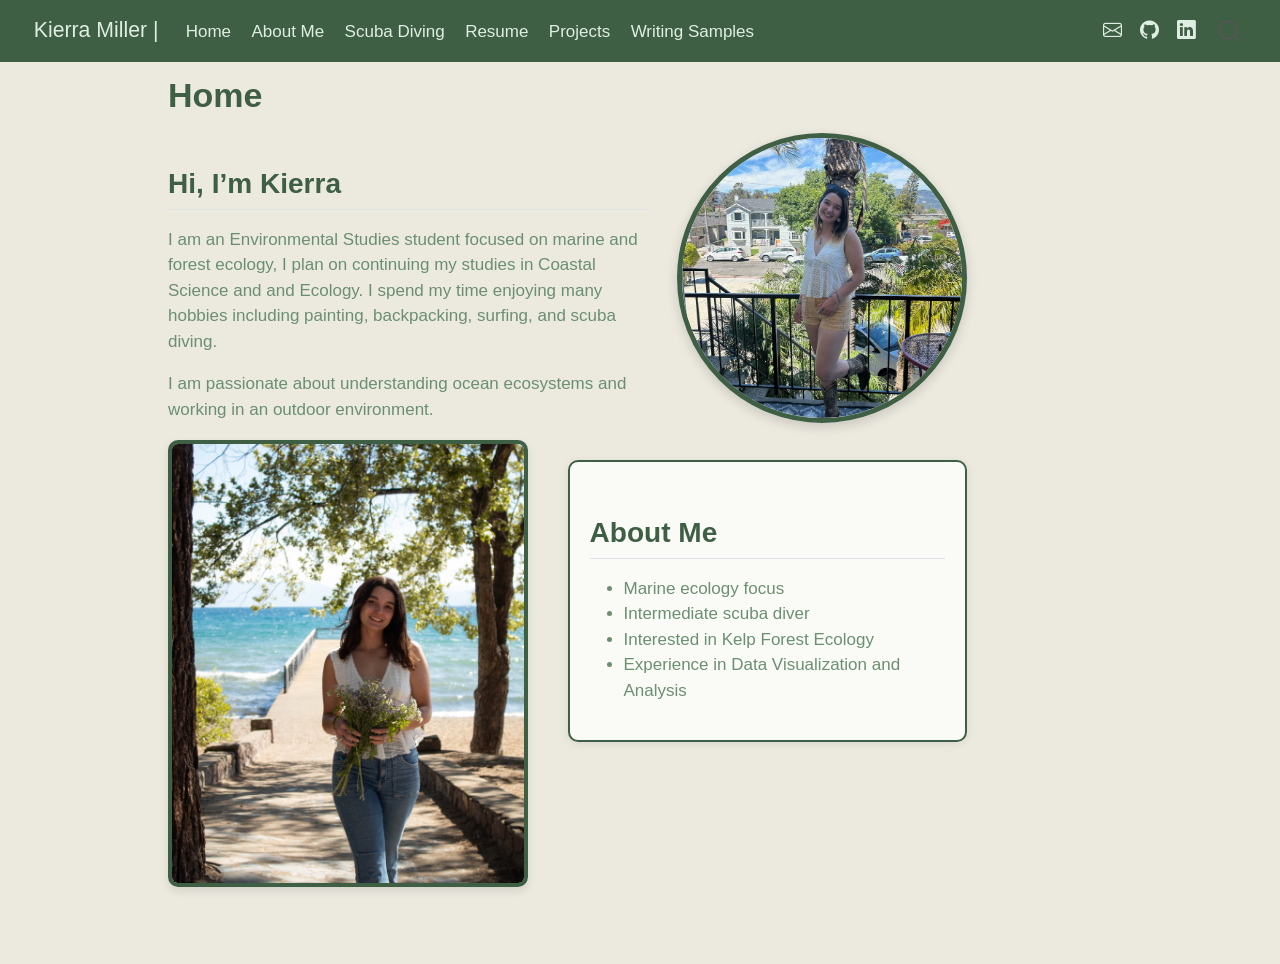
<file: docs/index.html>
<!DOCTYPE html>
<html xmlns="http://www.w3.org/1999/xhtml" lang="en" xml:lang="en"><head>

<meta charset="utf-8">
<meta name="generator" content="quarto-1.8.25">

<meta name="viewport" content="width=device-width, initial-scale=1.0, user-scalable=yes">


<title>Home – Kierra Miller |</title>
<style>
code{white-space: pre-wrap;}
span.smallcaps{font-variant: small-caps;}
div.columns{display: flex; gap: min(4vw, 1.5em);}
div.column{flex: auto; overflow-x: auto;}
div.hanging-indent{margin-left: 1.5em; text-indent: -1.5em;}
ul.task-list{list-style: none;}
ul.task-list li input[type="checkbox"] {
  width: 0.8em;
  margin: 0 0.8em 0.2em -1em; /* quarto-specific, see https://github.com/quarto-dev/quarto-cli/issues/4556 */ 
  vertical-align: middle;
}
</style>


<script src="site_libs/quarto-nav/quarto-nav.js"></script>
<script src="site_libs/quarto-nav/headroom.min.js"></script>
<script src="site_libs/clipboard/clipboard.min.js"></script>
<script src="site_libs/quarto-search/autocomplete.umd.js"></script>
<script src="site_libs/quarto-search/fuse.min.js"></script>
<script src="site_libs/quarto-search/quarto-search.js"></script>
<meta name="quarto:offset" content="./">
<script src="site_libs/quarto-html/quarto.js" type="module"></script>
<script src="site_libs/quarto-html/tabsets/tabsets.js" type="module"></script>
<script src="site_libs/quarto-html/axe/axe-check.js" type="module"></script>
<script src="site_libs/quarto-html/popper.min.js"></script>
<script src="site_libs/quarto-html/tippy.umd.min.js"></script>
<script src="site_libs/quarto-html/anchor.min.js"></script>
<link href="site_libs/quarto-html/tippy.css" rel="stylesheet">
<link href="site_libs/quarto-html/quarto-syntax-highlighting-7b89279ff1a6dce999919e0e67d4d9ec.css" rel="stylesheet" id="quarto-text-highlighting-styles">
<script src="site_libs/bootstrap/bootstrap.min.js"></script>
<link href="site_libs/bootstrap/bootstrap-icons.css" rel="stylesheet">
<link href="site_libs/bootstrap/bootstrap-e31584831b205ffbb2d98406f31c2a5b.min.css" rel="stylesheet" append-hash="true" id="quarto-bootstrap" data-mode="light">
<script id="quarto-search-options" type="application/json">{
  "location": "navbar",
  "copy-button": false,
  "collapse-after": 3,
  "panel-placement": "end",
  "type": "overlay",
  "limit": 50,
  "keyboard-shortcut": [
    "f",
    "/",
    "s"
  ],
  "show-item-context": false,
  "language": {
    "search-no-results-text": "No results",
    "search-matching-documents-text": "matching documents",
    "search-copy-link-title": "Copy link to search",
    "search-hide-matches-text": "Hide additional matches",
    "search-more-match-text": "more match in this document",
    "search-more-matches-text": "more matches in this document",
    "search-clear-button-title": "Clear",
    "search-text-placeholder": "",
    "search-detached-cancel-button-title": "Cancel",
    "search-submit-button-title": "Submit",
    "search-label": "Search"
  }
}</script>


<link rel="stylesheet" href="styles.css">
</head>

<body class="nav-fixed quarto-light">

<div id="quarto-search-results"></div>
  <header id="quarto-header" class="headroom fixed-top">
    <nav class="navbar navbar-expand-lg " data-bs-theme="dark">
      <div class="navbar-container container-fluid">
      <div class="navbar-brand-container mx-auto">
    <a href="./index.html" class="navbar-brand navbar-brand-logo">
    </a>
    <a class="navbar-brand" href="./index.html">
    <span class="navbar-title">Kierra Miller |</span>
    </a>
  </div>
            <div id="quarto-search" class="" title="Search"></div>
          <button class="navbar-toggler" type="button" data-bs-toggle="collapse" data-bs-target="#navbarCollapse" aria-controls="navbarCollapse" role="menu" aria-expanded="false" aria-label="Toggle navigation" onclick="if (window.quartoToggleHeadroom) { window.quartoToggleHeadroom(); }">
  <span class="navbar-toggler-icon"></span>
</button>
          <div class="collapse navbar-collapse" id="navbarCollapse">
            <ul class="navbar-nav navbar-nav-scroll me-auto">
  <li class="nav-item">
    <a class="nav-link active" href="./index.html" aria-current="page"> 
<span class="menu-text">Home</span></a>
  </li>  
  <li class="nav-item">
    <a class="nav-link" href="./about.html"> 
<span class="menu-text">About Me</span></a>
  </li>  
  <li class="nav-item">
    <a class="nav-link" href="./diving.html"> 
<span class="menu-text">Scuba Diving</span></a>
  </li>  
  <li class="nav-item">
    <a class="nav-link" href="./resume.html"> 
<span class="menu-text">Resume</span></a>
  </li>  
  <li class="nav-item">
    <a class="nav-link" href="./projects.html"> 
<span class="menu-text">Projects</span></a>
  </li>  
  <li class="nav-item">
    <a class="nav-link" href="./writingsamples.html"> 
<span class="menu-text">Writing Samples</span></a>
  </li>  
</ul>
            <ul class="navbar-nav navbar-nav-scroll ms-auto">
  <li class="nav-item compact">
    <a class="nav-link" href="https://mail.google.com/mail/?view=cm&amp;fs=1&amp;to=kierramiller2005@gmail.com"> <i class="bi bi-envelope" role="img">
</i> 
<span class="menu-text"></span></a>
  </li>  
  <li class="nav-item compact">
    <a class="nav-link" href="https://github.com/kierramiller"> <i class="bi bi-github" role="img">
</i> 
<span class="menu-text"></span></a>
  </li>  
  <li class="nav-item compact">
    <a class="nav-link" href="https://www.linkedin.com/in/kierra-miller-817107336/"> <i class="bi bi-linkedin" role="img">
</i> 
<span class="menu-text"></span></a>
  </li>  
</ul>
          </div> <!-- /navcollapse -->
            <div class="quarto-navbar-tools">
</div>
      </div> <!-- /container-fluid -->
    </nav>
</header>
<!-- content -->
<div id="quarto-content" class="quarto-container page-columns page-rows-contents page-layout-article page-navbar">
<!-- sidebar -->
<!-- margin-sidebar -->
    <div id="quarto-margin-sidebar" class="sidebar margin-sidebar zindex-bottom">
        
    </div>
<!-- main -->
<main class="content" id="quarto-document-content">

<header id="title-block-header" class="quarto-title-block default">
<div class="quarto-title">
<h1 class="title">Home</h1>
</div>



<div class="quarto-title-meta">

    
  
    
  </div>
  


</header>


<div class="columns">
<div class="column" style="width:60%;">
<section id="hi-im-kierra" class="level2">
<h2 class="anchored" data-anchor-id="hi-im-kierra">Hi, I’m Kierra</h2>
<p>I am an Environmental Studies student focused on marine and forest ecology, I plan on continuing my studies in Coastal Science and and Ecology. I spend my time enjoying many hobbies including painting, backpacking, surfing, and scuba diving.</p>
<p>I am passionate about understanding ocean ecosystems and working in an outdoor environment.</p>
</section>
</div><div class="column" style="width:40%;">
<p><img src="IMG_6037.JPG" class="circle-img img-fluid" width="260"></p>
</div>
</div>
<div class="columns">
<div class="column" style="width:50%;">
<p><img src="Kierra-45.JPG" class="square-img img-fluid"></p>
</div><div class="column" style="width:50%;">
<section id="about-me" class="level2 text-box">
<h2 class="anchored" data-anchor-id="about-me">About Me</h2>
<ul>
<li>Marine ecology focus<br>
</li>
<li>Intermediate scuba diver<br>
</li>
<li>Interested in Kelp Forest Ecology</li>
<li>Experience in Data Visualization and Analysis</li>
</ul>
</section>
</div>
</div>



</main> <!-- /main -->
<script id="quarto-html-after-body" type="application/javascript">
  window.document.addEventListener("DOMContentLoaded", function (event) {
    const icon = "";
    const anchorJS = new window.AnchorJS();
    anchorJS.options = {
      placement: 'right',
      icon: icon
    };
    anchorJS.add('.anchored');
    const isCodeAnnotation = (el) => {
      for (const clz of el.classList) {
        if (clz.startsWith('code-annotation-')) {                     
          return true;
        }
      }
      return false;
    }
    const onCopySuccess = function(e) {
      // button target
      const button = e.trigger;
      // don't keep focus
      button.blur();
      // flash "checked"
      button.classList.add('code-copy-button-checked');
      var currentTitle = button.getAttribute("title");
      button.setAttribute("title", "Copied!");
      let tooltip;
      if (window.bootstrap) {
        button.setAttribute("data-bs-toggle", "tooltip");
        button.setAttribute("data-bs-placement", "left");
        button.setAttribute("data-bs-title", "Copied!");
        tooltip = new bootstrap.Tooltip(button, 
          { trigger: "manual", 
            customClass: "code-copy-button-tooltip",
            offset: [0, -8]});
        tooltip.show();    
      }
      setTimeout(function() {
        if (tooltip) {
          tooltip.hide();
          button.removeAttribute("data-bs-title");
          button.removeAttribute("data-bs-toggle");
          button.removeAttribute("data-bs-placement");
        }
        button.setAttribute("title", currentTitle);
        button.classList.remove('code-copy-button-checked');
      }, 1000);
      // clear code selection
      e.clearSelection();
    }
    const getTextToCopy = function(trigger) {
      const outerScaffold = trigger.parentElement.cloneNode(true);
      const codeEl = outerScaffold.querySelector('code');
      for (const childEl of codeEl.children) {
        if (isCodeAnnotation(childEl)) {
          childEl.remove();
        }
      }
      return codeEl.innerText;
    }
    const clipboard = new window.ClipboardJS('.code-copy-button:not([data-in-quarto-modal])', {
      text: getTextToCopy
    });
    clipboard.on('success', onCopySuccess);
    if (window.document.getElementById('quarto-embedded-source-code-modal')) {
      const clipboardModal = new window.ClipboardJS('.code-copy-button[data-in-quarto-modal]', {
        text: getTextToCopy,
        container: window.document.getElementById('quarto-embedded-source-code-modal')
      });
      clipboardModal.on('success', onCopySuccess);
    }
      var localhostRegex = new RegExp(/^(?:http|https):\/\/localhost\:?[0-9]*\//);
      var mailtoRegex = new RegExp(/^mailto:/);
        var filterRegex = new RegExp('/' + window.location.host + '/');
      var isInternal = (href) => {
          return filterRegex.test(href) || localhostRegex.test(href) || mailtoRegex.test(href);
      }
      // Inspect non-navigation links and adorn them if external
     var links = window.document.querySelectorAll('a[href]:not(.nav-link):not(.navbar-brand):not(.toc-action):not(.sidebar-link):not(.sidebar-item-toggle):not(.pagination-link):not(.no-external):not([aria-hidden]):not(.dropdown-item):not(.quarto-navigation-tool):not(.about-link)');
      for (var i=0; i<links.length; i++) {
        const link = links[i];
        if (!isInternal(link.href)) {
          // undo the damage that might have been done by quarto-nav.js in the case of
          // links that we want to consider external
          if (link.dataset.originalHref !== undefined) {
            link.href = link.dataset.originalHref;
          }
        }
      }
    function tippyHover(el, contentFn, onTriggerFn, onUntriggerFn) {
      const config = {
        allowHTML: true,
        maxWidth: 500,
        delay: 100,
        arrow: false,
        appendTo: function(el) {
            return el.parentElement;
        },
        interactive: true,
        interactiveBorder: 10,
        theme: 'quarto',
        placement: 'bottom-start',
      };
      if (contentFn) {
        config.content = contentFn;
      }
      if (onTriggerFn) {
        config.onTrigger = onTriggerFn;
      }
      if (onUntriggerFn) {
        config.onUntrigger = onUntriggerFn;
      }
      window.tippy(el, config); 
    }
    const noterefs = window.document.querySelectorAll('a[role="doc-noteref"]');
    for (var i=0; i<noterefs.length; i++) {
      const ref = noterefs[i];
      tippyHover(ref, function() {
        // use id or data attribute instead here
        let href = ref.getAttribute('data-footnote-href') || ref.getAttribute('href');
        try { href = new URL(href).hash; } catch {}
        const id = href.replace(/^#\/?/, "");
        const note = window.document.getElementById(id);
        if (note) {
          return note.innerHTML;
        } else {
          return "";
        }
      });
    }
    const xrefs = window.document.querySelectorAll('a.quarto-xref');
    const processXRef = (id, note) => {
      // Strip column container classes
      const stripColumnClz = (el) => {
        el.classList.remove("page-full", "page-columns");
        if (el.children) {
          for (const child of el.children) {
            stripColumnClz(child);
          }
        }
      }
      stripColumnClz(note)
      if (id === null || id.startsWith('sec-')) {
        // Special case sections, only their first couple elements
        const container = document.createElement("div");
        if (note.children && note.children.length > 2) {
          container.appendChild(note.children[0].cloneNode(true));
          for (let i = 1; i < note.children.length; i++) {
            const child = note.children[i];
            if (child.tagName === "P" && child.innerText === "") {
              continue;
            } else {
              container.appendChild(child.cloneNode(true));
              break;
            }
          }
          if (window.Quarto?.typesetMath) {
            window.Quarto.typesetMath(container);
          }
          return container.innerHTML
        } else {
          if (window.Quarto?.typesetMath) {
            window.Quarto.typesetMath(note);
          }
          return note.innerHTML;
        }
      } else {
        // Remove any anchor links if they are present
        const anchorLink = note.querySelector('a.anchorjs-link');
        if (anchorLink) {
          anchorLink.remove();
        }
        if (window.Quarto?.typesetMath) {
          window.Quarto.typesetMath(note);
        }
        if (note.classList.contains("callout")) {
          return note.outerHTML;
        } else {
          return note.innerHTML;
        }
      }
    }
    for (var i=0; i<xrefs.length; i++) {
      const xref = xrefs[i];
      tippyHover(xref, undefined, function(instance) {
        instance.disable();
        let url = xref.getAttribute('href');
        let hash = undefined; 
        if (url.startsWith('#')) {
          hash = url;
        } else {
          try { hash = new URL(url).hash; } catch {}
        }
        if (hash) {
          const id = hash.replace(/^#\/?/, "");
          const note = window.document.getElementById(id);
          if (note !== null) {
            try {
              const html = processXRef(id, note.cloneNode(true));
              instance.setContent(html);
            } finally {
              instance.enable();
              instance.show();
            }
          } else {
            // See if we can fetch this
            fetch(url.split('#')[0])
            .then(res => res.text())
            .then(html => {
              const parser = new DOMParser();
              const htmlDoc = parser.parseFromString(html, "text/html");
              const note = htmlDoc.getElementById(id);
              if (note !== null) {
                const html = processXRef(id, note);
                instance.setContent(html);
              } 
            }).finally(() => {
              instance.enable();
              instance.show();
            });
          }
        } else {
          // See if we can fetch a full url (with no hash to target)
          // This is a special case and we should probably do some content thinning / targeting
          fetch(url)
          .then(res => res.text())
          .then(html => {
            const parser = new DOMParser();
            const htmlDoc = parser.parseFromString(html, "text/html");
            const note = htmlDoc.querySelector('main.content');
            if (note !== null) {
              // This should only happen for chapter cross references
              // (since there is no id in the URL)
              // remove the first header
              if (note.children.length > 0 && note.children[0].tagName === "HEADER") {
                note.children[0].remove();
              }
              const html = processXRef(null, note);
              instance.setContent(html);
            } 
          }).finally(() => {
            instance.enable();
            instance.show();
          });
        }
      }, function(instance) {
      });
    }
        let selectedAnnoteEl;
        const selectorForAnnotation = ( cell, annotation) => {
          let cellAttr = 'data-code-cell="' + cell + '"';
          let lineAttr = 'data-code-annotation="' +  annotation + '"';
          const selector = 'span[' + cellAttr + '][' + lineAttr + ']';
          return selector;
        }
        const selectCodeLines = (annoteEl) => {
          const doc = window.document;
          const targetCell = annoteEl.getAttribute("data-target-cell");
          const targetAnnotation = annoteEl.getAttribute("data-target-annotation");
          const annoteSpan = window.document.querySelector(selectorForAnnotation(targetCell, targetAnnotation));
          const lines = annoteSpan.getAttribute("data-code-lines").split(",");
          const lineIds = lines.map((line) => {
            return targetCell + "-" + line;
          })
          let top = null;
          let height = null;
          let parent = null;
          if (lineIds.length > 0) {
              //compute the position of the single el (top and bottom and make a div)
              const el = window.document.getElementById(lineIds[0]);
              top = el.offsetTop;
              height = el.offsetHeight;
              parent = el.parentElement.parentElement;
            if (lineIds.length > 1) {
              const lastEl = window.document.getElementById(lineIds[lineIds.length - 1]);
              const bottom = lastEl.offsetTop + lastEl.offsetHeight;
              height = bottom - top;
            }
            if (top !== null && height !== null && parent !== null) {
              // cook up a div (if necessary) and position it 
              let div = window.document.getElementById("code-annotation-line-highlight");
              if (div === null) {
                div = window.document.createElement("div");
                div.setAttribute("id", "code-annotation-line-highlight");
                div.style.position = 'absolute';
                parent.appendChild(div);
              }
              div.style.top = top - 2 + "px";
              div.style.height = height + 4 + "px";
              div.style.left = 0;
              let gutterDiv = window.document.getElementById("code-annotation-line-highlight-gutter");
              if (gutterDiv === null) {
                gutterDiv = window.document.createElement("div");
                gutterDiv.setAttribute("id", "code-annotation-line-highlight-gutter");
                gutterDiv.style.position = 'absolute';
                const codeCell = window.document.getElementById(targetCell);
                const gutter = codeCell.querySelector('.code-annotation-gutter');
                gutter.appendChild(gutterDiv);
              }
              gutterDiv.style.top = top - 2 + "px";
              gutterDiv.style.height = height + 4 + "px";
            }
            selectedAnnoteEl = annoteEl;
          }
        };
        const unselectCodeLines = () => {
          const elementsIds = ["code-annotation-line-highlight", "code-annotation-line-highlight-gutter"];
          elementsIds.forEach((elId) => {
            const div = window.document.getElementById(elId);
            if (div) {
              div.remove();
            }
          });
          selectedAnnoteEl = undefined;
        };
          // Handle positioning of the toggle
      window.addEventListener(
        "resize",
        throttle(() => {
          elRect = undefined;
          if (selectedAnnoteEl) {
            selectCodeLines(selectedAnnoteEl);
          }
        }, 10)
      );
      function throttle(fn, ms) {
      let throttle = false;
      let timer;
        return (...args) => {
          if(!throttle) { // first call gets through
              fn.apply(this, args);
              throttle = true;
          } else { // all the others get throttled
              if(timer) clearTimeout(timer); // cancel #2
              timer = setTimeout(() => {
                fn.apply(this, args);
                timer = throttle = false;
              }, ms);
          }
        };
      }
        // Attach click handler to the DT
        const annoteDls = window.document.querySelectorAll('dt[data-target-cell]');
        for (const annoteDlNode of annoteDls) {
          annoteDlNode.addEventListener('click', (event) => {
            const clickedEl = event.target;
            if (clickedEl !== selectedAnnoteEl) {
              unselectCodeLines();
              const activeEl = window.document.querySelector('dt[data-target-cell].code-annotation-active');
              if (activeEl) {
                activeEl.classList.remove('code-annotation-active');
              }
              selectCodeLines(clickedEl);
              clickedEl.classList.add('code-annotation-active');
            } else {
              // Unselect the line
              unselectCodeLines();
              clickedEl.classList.remove('code-annotation-active');
            }
          });
        }
    const findCites = (el) => {
      const parentEl = el.parentElement;
      if (parentEl) {
        const cites = parentEl.dataset.cites;
        if (cites) {
          return {
            el,
            cites: cites.split(' ')
          };
        } else {
          return findCites(el.parentElement)
        }
      } else {
        return undefined;
      }
    };
    var bibliorefs = window.document.querySelectorAll('a[role="doc-biblioref"]');
    for (var i=0; i<bibliorefs.length; i++) {
      const ref = bibliorefs[i];
      const citeInfo = findCites(ref);
      if (citeInfo) {
        tippyHover(citeInfo.el, function() {
          var popup = window.document.createElement('div');
          citeInfo.cites.forEach(function(cite) {
            var citeDiv = window.document.createElement('div');
            citeDiv.classList.add('hanging-indent');
            citeDiv.classList.add('csl-entry');
            var biblioDiv = window.document.getElementById('ref-' + cite);
            if (biblioDiv) {
              citeDiv.innerHTML = biblioDiv.innerHTML;
            }
            popup.appendChild(citeDiv);
          });
          return popup.innerHTML;
        });
      }
    }
  });
  </script>
</div> <!-- /content -->




</body></html>
</file>
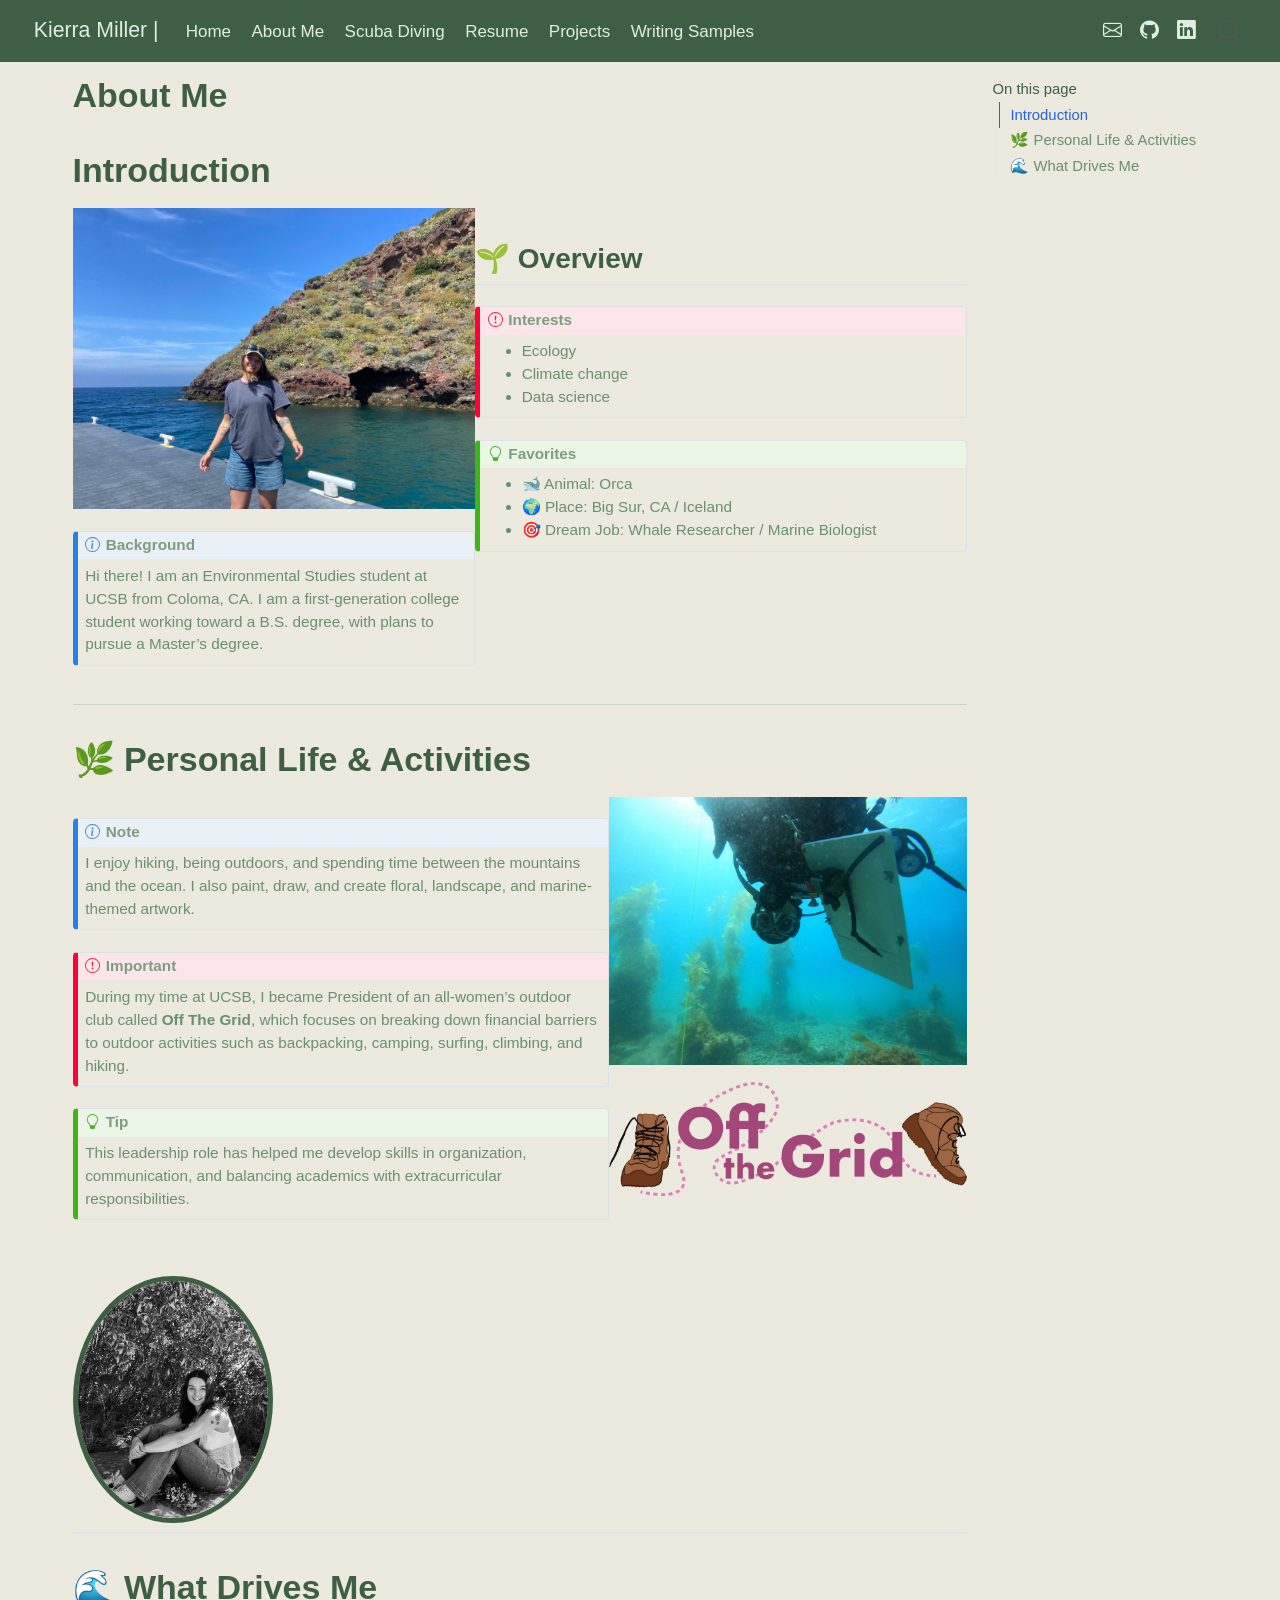
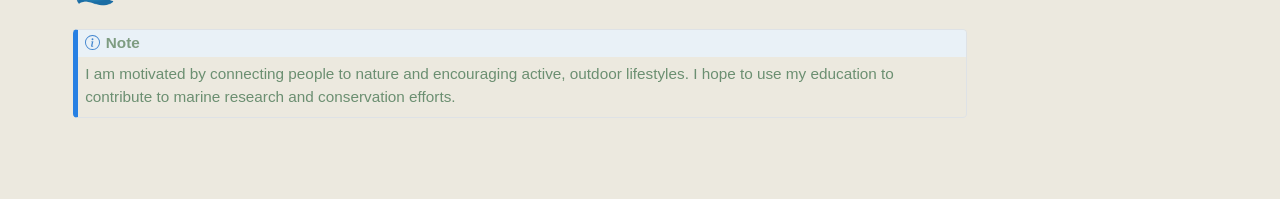
<file: docs/about.html>
<!DOCTYPE html>
<html xmlns="http://www.w3.org/1999/xhtml" lang="en" xml:lang="en"><head>

<meta charset="utf-8">
<meta name="generator" content="quarto-1.8.25">

<meta name="viewport" content="width=device-width, initial-scale=1.0, user-scalable=yes">


<title>About Me – Kierra Miller |</title>
<style>
code{white-space: pre-wrap;}
span.smallcaps{font-variant: small-caps;}
div.columns{display: flex; gap: min(4vw, 1.5em);}
div.column{flex: auto; overflow-x: auto;}
div.hanging-indent{margin-left: 1.5em; text-indent: -1.5em;}
ul.task-list{list-style: none;}
ul.task-list li input[type="checkbox"] {
  width: 0.8em;
  margin: 0 0.8em 0.2em -1em; /* quarto-specific, see https://github.com/quarto-dev/quarto-cli/issues/4556 */ 
  vertical-align: middle;
}
</style>


<script src="site_libs/quarto-nav/quarto-nav.js"></script>
<script src="site_libs/quarto-nav/headroom.min.js"></script>
<script src="site_libs/clipboard/clipboard.min.js"></script>
<script src="site_libs/quarto-search/autocomplete.umd.js"></script>
<script src="site_libs/quarto-search/fuse.min.js"></script>
<script src="site_libs/quarto-search/quarto-search.js"></script>
<meta name="quarto:offset" content="./">
<script src="site_libs/quarto-html/quarto.js" type="module"></script>
<script src="site_libs/quarto-html/tabsets/tabsets.js" type="module"></script>
<script src="site_libs/quarto-html/axe/axe-check.js" type="module"></script>
<script src="site_libs/quarto-html/popper.min.js"></script>
<script src="site_libs/quarto-html/tippy.umd.min.js"></script>
<script src="site_libs/quarto-html/anchor.min.js"></script>
<link href="site_libs/quarto-html/tippy.css" rel="stylesheet">
<link href="site_libs/quarto-html/quarto-syntax-highlighting-7b89279ff1a6dce999919e0e67d4d9ec.css" rel="stylesheet" id="quarto-text-highlighting-styles">
<script src="site_libs/bootstrap/bootstrap.min.js"></script>
<link href="site_libs/bootstrap/bootstrap-icons.css" rel="stylesheet">
<link href="site_libs/bootstrap/bootstrap-e31584831b205ffbb2d98406f31c2a5b.min.css" rel="stylesheet" append-hash="true" id="quarto-bootstrap" data-mode="light">
<script id="quarto-search-options" type="application/json">{
  "location": "navbar",
  "copy-button": false,
  "collapse-after": 3,
  "panel-placement": "end",
  "type": "overlay",
  "limit": 50,
  "keyboard-shortcut": [
    "f",
    "/",
    "s"
  ],
  "show-item-context": false,
  "language": {
    "search-no-results-text": "No results",
    "search-matching-documents-text": "matching documents",
    "search-copy-link-title": "Copy link to search",
    "search-hide-matches-text": "Hide additional matches",
    "search-more-match-text": "more match in this document",
    "search-more-matches-text": "more matches in this document",
    "search-clear-button-title": "Clear",
    "search-text-placeholder": "",
    "search-detached-cancel-button-title": "Cancel",
    "search-submit-button-title": "Submit",
    "search-label": "Search"
  }
}</script>


<link rel="stylesheet" href="styles.css">
</head>

<body class="nav-fixed quarto-light">

<div id="quarto-search-results"></div>
  <header id="quarto-header" class="headroom fixed-top">
    <nav class="navbar navbar-expand-lg " data-bs-theme="dark">
      <div class="navbar-container container-fluid">
      <div class="navbar-brand-container mx-auto">
    <a href="./index.html" class="navbar-brand navbar-brand-logo">
    </a>
    <a class="navbar-brand" href="./index.html">
    <span class="navbar-title">Kierra Miller |</span>
    </a>
  </div>
            <div id="quarto-search" class="" title="Search"></div>
          <button class="navbar-toggler" type="button" data-bs-toggle="collapse" data-bs-target="#navbarCollapse" aria-controls="navbarCollapse" role="menu" aria-expanded="false" aria-label="Toggle navigation" onclick="if (window.quartoToggleHeadroom) { window.quartoToggleHeadroom(); }">
  <span class="navbar-toggler-icon"></span>
</button>
          <div class="collapse navbar-collapse" id="navbarCollapse">
            <ul class="navbar-nav navbar-nav-scroll me-auto">
  <li class="nav-item">
    <a class="nav-link" href="./index.html"> 
<span class="menu-text">Home</span></a>
  </li>  
  <li class="nav-item">
    <a class="nav-link active" href="./about.html" aria-current="page"> 
<span class="menu-text">About Me</span></a>
  </li>  
  <li class="nav-item">
    <a class="nav-link" href="./diving.html"> 
<span class="menu-text">Scuba Diving</span></a>
  </li>  
  <li class="nav-item">
    <a class="nav-link" href="./resume.html"> 
<span class="menu-text">Resume</span></a>
  </li>  
  <li class="nav-item">
    <a class="nav-link" href="./projects.html"> 
<span class="menu-text">Projects</span></a>
  </li>  
  <li class="nav-item">
    <a class="nav-link" href="./writingsamples.html"> 
<span class="menu-text">Writing Samples</span></a>
  </li>  
</ul>
            <ul class="navbar-nav navbar-nav-scroll ms-auto">
  <li class="nav-item compact">
    <a class="nav-link" href="https://mail.google.com/mail/?view=cm&amp;fs=1&amp;to=kierramiller2005@gmail.com"> <i class="bi bi-envelope" role="img">
</i> 
<span class="menu-text"></span></a>
  </li>  
  <li class="nav-item compact">
    <a class="nav-link" href="https://github.com/kierramiller"> <i class="bi bi-github" role="img">
</i> 
<span class="menu-text"></span></a>
  </li>  
  <li class="nav-item compact">
    <a class="nav-link" href="https://www.linkedin.com/in/kierra-miller-817107336/"> <i class="bi bi-linkedin" role="img">
</i> 
<span class="menu-text"></span></a>
  </li>  
</ul>
          </div> <!-- /navcollapse -->
            <div class="quarto-navbar-tools">
</div>
      </div> <!-- /container-fluid -->
    </nav>
</header>
<!-- content -->
<div id="quarto-content" class="quarto-container page-columns page-rows-contents page-layout-full page-navbar">
<!-- sidebar -->
<!-- margin-sidebar -->
    <div id="quarto-margin-sidebar" class="sidebar margin-sidebar">
        <nav id="TOC" role="doc-toc" class="toc-active">
    <h2 id="toc-title">On this page</h2>
   
  <ul>
  <li><a href="#introduction" id="toc-introduction" class="nav-link active" data-scroll-target="#introduction">Introduction</a></li>
  <li><a href="#personal-life-activities" id="toc-personal-life-activities" class="nav-link" data-scroll-target="#personal-life-activities">🌿 Personal Life &amp; Activities</a>
  <ul class="collapse">
  <li><a href="#section" id="toc-section" class="nav-link" data-scroll-target="#section"><img src="Kierra-35.JPG" class="img-fluid" style="width:200px; border:5px solid #3f5f45; border-radius:50%;"></a></li>
  </ul></li>
  <li><a href="#what-drives-me" id="toc-what-drives-me" class="nav-link" data-scroll-target="#what-drives-me">🌊 What Drives Me</a></li>
  </ul>
</nav>
    </div>
<!-- main -->
<main class="content column-page-left" id="quarto-document-content">

<header id="title-block-header" class="quarto-title-block default">
<div class="quarto-title">
<h1 class="title">About Me</h1>
</div>



<div class="quarto-title-meta column-page-left">

    
  
    
  </div>
  


</header>


<section id="introduction" class="level1">
<h1>Introduction</h1>
<div class="columns">
<div class="column" style="width:45%;">
<p><img src="IMG_7852.HEIC" class="img-fluid" style="width:100.0%"></p>
<div class="callout callout-style-default callout-note callout-titled">
<div class="callout-header d-flex align-content-center">
<div class="callout-icon-container">
<i class="callout-icon"></i>
</div>
<div class="callout-title-container flex-fill">
<span class="screen-reader-only">Note</span>Background
</div>
</div>
<div class="callout-body-container callout-body">
<p>Hi there! I am an Environmental Studies student at UCSB from Coloma, CA. I am a first-generation college student working toward a B.S. degree, with plans to pursue a Master’s degree.</p>
</div>
</div>
</div><div class="column" style="width:55%;">
<section id="overview" class="level2">
<h2 class="anchored" data-anchor-id="overview">🌱 Overview</h2>
<div class="callout callout-style-default callout-important callout-titled">
<div class="callout-header d-flex align-content-center">
<div class="callout-icon-container">
<i class="callout-icon"></i>
</div>
<div class="callout-title-container flex-fill">
<span class="screen-reader-only">Important</span>Interests
</div>
</div>
<div class="callout-body-container callout-body">
<ul>
<li>Ecology<br>
</li>
<li>Climate change<br>
</li>
<li>Data science<br>
</li>
</ul>
</div>
</div>
<div class="callout callout-style-default callout-tip callout-titled">
<div class="callout-header d-flex align-content-center">
<div class="callout-icon-container">
<i class="callout-icon"></i>
</div>
<div class="callout-title-container flex-fill">
<span class="screen-reader-only">Tip</span>Favorites
</div>
</div>
<div class="callout-body-container callout-body">
<ul>
<li>🐋 Animal: Orca<br>
</li>
<li>🌍 Place: Big Sur, CA / Iceland<br>
</li>
<li>🎯 Dream Job: Whale Researcher / Marine Biologist<br>
</li>
</ul>
</div>
</div>
</section>
</div>
</div>
<hr>
</section>
<section id="personal-life-activities" class="level1">
<h1>🌿 Personal Life &amp; Activities</h1>
<div class="columns">
<div class="column" style="width:60%;">
<div class="callout callout-style-default callout-note callout-titled">
<div class="callout-header d-flex align-content-center">
<div class="callout-icon-container">
<i class="callout-icon"></i>
</div>
<div class="callout-title-container flex-fill">
Note
</div>
</div>
<div class="callout-body-container callout-body">
<p>I enjoy hiking, being outdoors, and spending time between the mountains and the ocean. I also paint, draw, and create floral, landscape, and marine-themed artwork.</p>
</div>
</div>
<div class="callout callout-style-default callout-important callout-titled">
<div class="callout-header d-flex align-content-center">
<div class="callout-icon-container">
<i class="callout-icon"></i>
</div>
<div class="callout-title-container flex-fill">
Important
</div>
</div>
<div class="callout-body-container callout-body">
<p>During my time at UCSB, I became President of an all-women’s outdoor club called <strong>Off The Grid</strong>, which focuses on breaking down financial barriers to outdoor activities such as backpacking, camping, surfing, climbing, and hiking.</p>
</div>
</div>
<div class="callout callout-style-default callout-tip callout-titled">
<div class="callout-header d-flex align-content-center">
<div class="callout-icon-container">
<i class="callout-icon"></i>
</div>
<div class="callout-title-container flex-fill">
Tip
</div>
</div>
<div class="callout-body-container callout-body">
<p>This leadership role has helped me develop skills in organization, communication, and balancing academics with extracurricular responsibilities.</p>
</div>
</div>
</div><div class="column" style="width:40%;">
<p><img src="20260326_075315_770793.jpeg" class="img-fluid" style="width:100.0%"></p>
<p><img src="OTGbootslogo_transparent.png" class="img-fluid" style="width:100.0%"></p>
</div>
</div>
<section id="section" class="level2">
<h2 class="anchored" data-anchor-id="section"><img src="Kierra-35.JPG" class="img-fluid" style="width:200px; border:5px solid #3f5f45; border-radius:50%;"></h2>
</section>
</section>
<section id="what-drives-me" class="level1">
<h1>🌊 What Drives Me</h1>
<div class="callout callout-style-default callout-note callout-titled">
<div class="callout-header d-flex align-content-center">
<div class="callout-icon-container">
<i class="callout-icon"></i>
</div>
<div class="callout-title-container flex-fill">
Note
</div>
</div>
<div class="callout-body-container callout-body">
<p>I am motivated by connecting people to nature and encouraging active, outdoor lifestyles. I hope to use my education to contribute to marine research and conservation efforts.</p>
</div>
</div>


</section>

</main> <!-- /main -->
<script id="quarto-html-after-body" type="application/javascript">
  window.document.addEventListener("DOMContentLoaded", function (event) {
    const icon = "";
    const anchorJS = new window.AnchorJS();
    anchorJS.options = {
      placement: 'right',
      icon: icon
    };
    anchorJS.add('.anchored');
    const isCodeAnnotation = (el) => {
      for (const clz of el.classList) {
        if (clz.startsWith('code-annotation-')) {                     
          return true;
        }
      }
      return false;
    }
    const onCopySuccess = function(e) {
      // button target
      const button = e.trigger;
      // don't keep focus
      button.blur();
      // flash "checked"
      button.classList.add('code-copy-button-checked');
      var currentTitle = button.getAttribute("title");
      button.setAttribute("title", "Copied!");
      let tooltip;
      if (window.bootstrap) {
        button.setAttribute("data-bs-toggle", "tooltip");
        button.setAttribute("data-bs-placement", "left");
        button.setAttribute("data-bs-title", "Copied!");
        tooltip = new bootstrap.Tooltip(button, 
          { trigger: "manual", 
            customClass: "code-copy-button-tooltip",
            offset: [0, -8]});
        tooltip.show();    
      }
      setTimeout(function() {
        if (tooltip) {
          tooltip.hide();
          button.removeAttribute("data-bs-title");
          button.removeAttribute("data-bs-toggle");
          button.removeAttribute("data-bs-placement");
        }
        button.setAttribute("title", currentTitle);
        button.classList.remove('code-copy-button-checked');
      }, 1000);
      // clear code selection
      e.clearSelection();
    }
    const getTextToCopy = function(trigger) {
      const outerScaffold = trigger.parentElement.cloneNode(true);
      const codeEl = outerScaffold.querySelector('code');
      for (const childEl of codeEl.children) {
        if (isCodeAnnotation(childEl)) {
          childEl.remove();
        }
      }
      return codeEl.innerText;
    }
    const clipboard = new window.ClipboardJS('.code-copy-button:not([data-in-quarto-modal])', {
      text: getTextToCopy
    });
    clipboard.on('success', onCopySuccess);
    if (window.document.getElementById('quarto-embedded-source-code-modal')) {
      const clipboardModal = new window.ClipboardJS('.code-copy-button[data-in-quarto-modal]', {
        text: getTextToCopy,
        container: window.document.getElementById('quarto-embedded-source-code-modal')
      });
      clipboardModal.on('success', onCopySuccess);
    }
      var localhostRegex = new RegExp(/^(?:http|https):\/\/localhost\:?[0-9]*\//);
      var mailtoRegex = new RegExp(/^mailto:/);
        var filterRegex = new RegExp('/' + window.location.host + '/');
      var isInternal = (href) => {
          return filterRegex.test(href) || localhostRegex.test(href) || mailtoRegex.test(href);
      }
      // Inspect non-navigation links and adorn them if external
     var links = window.document.querySelectorAll('a[href]:not(.nav-link):not(.navbar-brand):not(.toc-action):not(.sidebar-link):not(.sidebar-item-toggle):not(.pagination-link):not(.no-external):not([aria-hidden]):not(.dropdown-item):not(.quarto-navigation-tool):not(.about-link)');
      for (var i=0; i<links.length; i++) {
        const link = links[i];
        if (!isInternal(link.href)) {
          // undo the damage that might have been done by quarto-nav.js in the case of
          // links that we want to consider external
          if (link.dataset.originalHref !== undefined) {
            link.href = link.dataset.originalHref;
          }
        }
      }
    function tippyHover(el, contentFn, onTriggerFn, onUntriggerFn) {
      const config = {
        allowHTML: true,
        maxWidth: 500,
        delay: 100,
        arrow: false,
        appendTo: function(el) {
            return el.parentElement;
        },
        interactive: true,
        interactiveBorder: 10,
        theme: 'quarto',
        placement: 'bottom-start',
      };
      if (contentFn) {
        config.content = contentFn;
      }
      if (onTriggerFn) {
        config.onTrigger = onTriggerFn;
      }
      if (onUntriggerFn) {
        config.onUntrigger = onUntriggerFn;
      }
      window.tippy(el, config); 
    }
    const noterefs = window.document.querySelectorAll('a[role="doc-noteref"]');
    for (var i=0; i<noterefs.length; i++) {
      const ref = noterefs[i];
      tippyHover(ref, function() {
        // use id or data attribute instead here
        let href = ref.getAttribute('data-footnote-href') || ref.getAttribute('href');
        try { href = new URL(href).hash; } catch {}
        const id = href.replace(/^#\/?/, "");
        const note = window.document.getElementById(id);
        if (note) {
          return note.innerHTML;
        } else {
          return "";
        }
      });
    }
    const xrefs = window.document.querySelectorAll('a.quarto-xref');
    const processXRef = (id, note) => {
      // Strip column container classes
      const stripColumnClz = (el) => {
        el.classList.remove("page-full", "page-columns");
        if (el.children) {
          for (const child of el.children) {
            stripColumnClz(child);
          }
        }
      }
      stripColumnClz(note)
      if (id === null || id.startsWith('sec-')) {
        // Special case sections, only their first couple elements
        const container = document.createElement("div");
        if (note.children && note.children.length > 2) {
          container.appendChild(note.children[0].cloneNode(true));
          for (let i = 1; i < note.children.length; i++) {
            const child = note.children[i];
            if (child.tagName === "P" && child.innerText === "") {
              continue;
            } else {
              container.appendChild(child.cloneNode(true));
              break;
            }
          }
          if (window.Quarto?.typesetMath) {
            window.Quarto.typesetMath(container);
          }
          return container.innerHTML
        } else {
          if (window.Quarto?.typesetMath) {
            window.Quarto.typesetMath(note);
          }
          return note.innerHTML;
        }
      } else {
        // Remove any anchor links if they are present
        const anchorLink = note.querySelector('a.anchorjs-link');
        if (anchorLink) {
          anchorLink.remove();
        }
        if (window.Quarto?.typesetMath) {
          window.Quarto.typesetMath(note);
        }
        if (note.classList.contains("callout")) {
          return note.outerHTML;
        } else {
          return note.innerHTML;
        }
      }
    }
    for (var i=0; i<xrefs.length; i++) {
      const xref = xrefs[i];
      tippyHover(xref, undefined, function(instance) {
        instance.disable();
        let url = xref.getAttribute('href');
        let hash = undefined; 
        if (url.startsWith('#')) {
          hash = url;
        } else {
          try { hash = new URL(url).hash; } catch {}
        }
        if (hash) {
          const id = hash.replace(/^#\/?/, "");
          const note = window.document.getElementById(id);
          if (note !== null) {
            try {
              const html = processXRef(id, note.cloneNode(true));
              instance.setContent(html);
            } finally {
              instance.enable();
              instance.show();
            }
          } else {
            // See if we can fetch this
            fetch(url.split('#')[0])
            .then(res => res.text())
            .then(html => {
              const parser = new DOMParser();
              const htmlDoc = parser.parseFromString(html, "text/html");
              const note = htmlDoc.getElementById(id);
              if (note !== null) {
                const html = processXRef(id, note);
                instance.setContent(html);
              } 
            }).finally(() => {
              instance.enable();
              instance.show();
            });
          }
        } else {
          // See if we can fetch a full url (with no hash to target)
          // This is a special case and we should probably do some content thinning / targeting
          fetch(url)
          .then(res => res.text())
          .then(html => {
            const parser = new DOMParser();
            const htmlDoc = parser.parseFromString(html, "text/html");
            const note = htmlDoc.querySelector('main.content');
            if (note !== null) {
              // This should only happen for chapter cross references
              // (since there is no id in the URL)
              // remove the first header
              if (note.children.length > 0 && note.children[0].tagName === "HEADER") {
                note.children[0].remove();
              }
              const html = processXRef(null, note);
              instance.setContent(html);
            } 
          }).finally(() => {
            instance.enable();
            instance.show();
          });
        }
      }, function(instance) {
      });
    }
        let selectedAnnoteEl;
        const selectorForAnnotation = ( cell, annotation) => {
          let cellAttr = 'data-code-cell="' + cell + '"';
          let lineAttr = 'data-code-annotation="' +  annotation + '"';
          const selector = 'span[' + cellAttr + '][' + lineAttr + ']';
          return selector;
        }
        const selectCodeLines = (annoteEl) => {
          const doc = window.document;
          const targetCell = annoteEl.getAttribute("data-target-cell");
          const targetAnnotation = annoteEl.getAttribute("data-target-annotation");
          const annoteSpan = window.document.querySelector(selectorForAnnotation(targetCell, targetAnnotation));
          const lines = annoteSpan.getAttribute("data-code-lines").split(",");
          const lineIds = lines.map((line) => {
            return targetCell + "-" + line;
          })
          let top = null;
          let height = null;
          let parent = null;
          if (lineIds.length > 0) {
              //compute the position of the single el (top and bottom and make a div)
              const el = window.document.getElementById(lineIds[0]);
              top = el.offsetTop;
              height = el.offsetHeight;
              parent = el.parentElement.parentElement;
            if (lineIds.length > 1) {
              const lastEl = window.document.getElementById(lineIds[lineIds.length - 1]);
              const bottom = lastEl.offsetTop + lastEl.offsetHeight;
              height = bottom - top;
            }
            if (top !== null && height !== null && parent !== null) {
              // cook up a div (if necessary) and position it 
              let div = window.document.getElementById("code-annotation-line-highlight");
              if (div === null) {
                div = window.document.createElement("div");
                div.setAttribute("id", "code-annotation-line-highlight");
                div.style.position = 'absolute';
                parent.appendChild(div);
              }
              div.style.top = top - 2 + "px";
              div.style.height = height + 4 + "px";
              div.style.left = 0;
              let gutterDiv = window.document.getElementById("code-annotation-line-highlight-gutter");
              if (gutterDiv === null) {
                gutterDiv = window.document.createElement("div");
                gutterDiv.setAttribute("id", "code-annotation-line-highlight-gutter");
                gutterDiv.style.position = 'absolute';
                const codeCell = window.document.getElementById(targetCell);
                const gutter = codeCell.querySelector('.code-annotation-gutter');
                gutter.appendChild(gutterDiv);
              }
              gutterDiv.style.top = top - 2 + "px";
              gutterDiv.style.height = height + 4 + "px";
            }
            selectedAnnoteEl = annoteEl;
          }
        };
        const unselectCodeLines = () => {
          const elementsIds = ["code-annotation-line-highlight", "code-annotation-line-highlight-gutter"];
          elementsIds.forEach((elId) => {
            const div = window.document.getElementById(elId);
            if (div) {
              div.remove();
            }
          });
          selectedAnnoteEl = undefined;
        };
          // Handle positioning of the toggle
      window.addEventListener(
        "resize",
        throttle(() => {
          elRect = undefined;
          if (selectedAnnoteEl) {
            selectCodeLines(selectedAnnoteEl);
          }
        }, 10)
      );
      function throttle(fn, ms) {
      let throttle = false;
      let timer;
        return (...args) => {
          if(!throttle) { // first call gets through
              fn.apply(this, args);
              throttle = true;
          } else { // all the others get throttled
              if(timer) clearTimeout(timer); // cancel #2
              timer = setTimeout(() => {
                fn.apply(this, args);
                timer = throttle = false;
              }, ms);
          }
        };
      }
        // Attach click handler to the DT
        const annoteDls = window.document.querySelectorAll('dt[data-target-cell]');
        for (const annoteDlNode of annoteDls) {
          annoteDlNode.addEventListener('click', (event) => {
            const clickedEl = event.target;
            if (clickedEl !== selectedAnnoteEl) {
              unselectCodeLines();
              const activeEl = window.document.querySelector('dt[data-target-cell].code-annotation-active');
              if (activeEl) {
                activeEl.classList.remove('code-annotation-active');
              }
              selectCodeLines(clickedEl);
              clickedEl.classList.add('code-annotation-active');
            } else {
              // Unselect the line
              unselectCodeLines();
              clickedEl.classList.remove('code-annotation-active');
            }
          });
        }
    const findCites = (el) => {
      const parentEl = el.parentElement;
      if (parentEl) {
        const cites = parentEl.dataset.cites;
        if (cites) {
          return {
            el,
            cites: cites.split(' ')
          };
        } else {
          return findCites(el.parentElement)
        }
      } else {
        return undefined;
      }
    };
    var bibliorefs = window.document.querySelectorAll('a[role="doc-biblioref"]');
    for (var i=0; i<bibliorefs.length; i++) {
      const ref = bibliorefs[i];
      const citeInfo = findCites(ref);
      if (citeInfo) {
        tippyHover(citeInfo.el, function() {
          var popup = window.document.createElement('div');
          citeInfo.cites.forEach(function(cite) {
            var citeDiv = window.document.createElement('div');
            citeDiv.classList.add('hanging-indent');
            citeDiv.classList.add('csl-entry');
            var biblioDiv = window.document.getElementById('ref-' + cite);
            if (biblioDiv) {
              citeDiv.innerHTML = biblioDiv.innerHTML;
            }
            popup.appendChild(citeDiv);
          });
          return popup.innerHTML;
        });
      }
    }
  });
  </script>
</div> <!-- /content -->




</body></html>
</file>
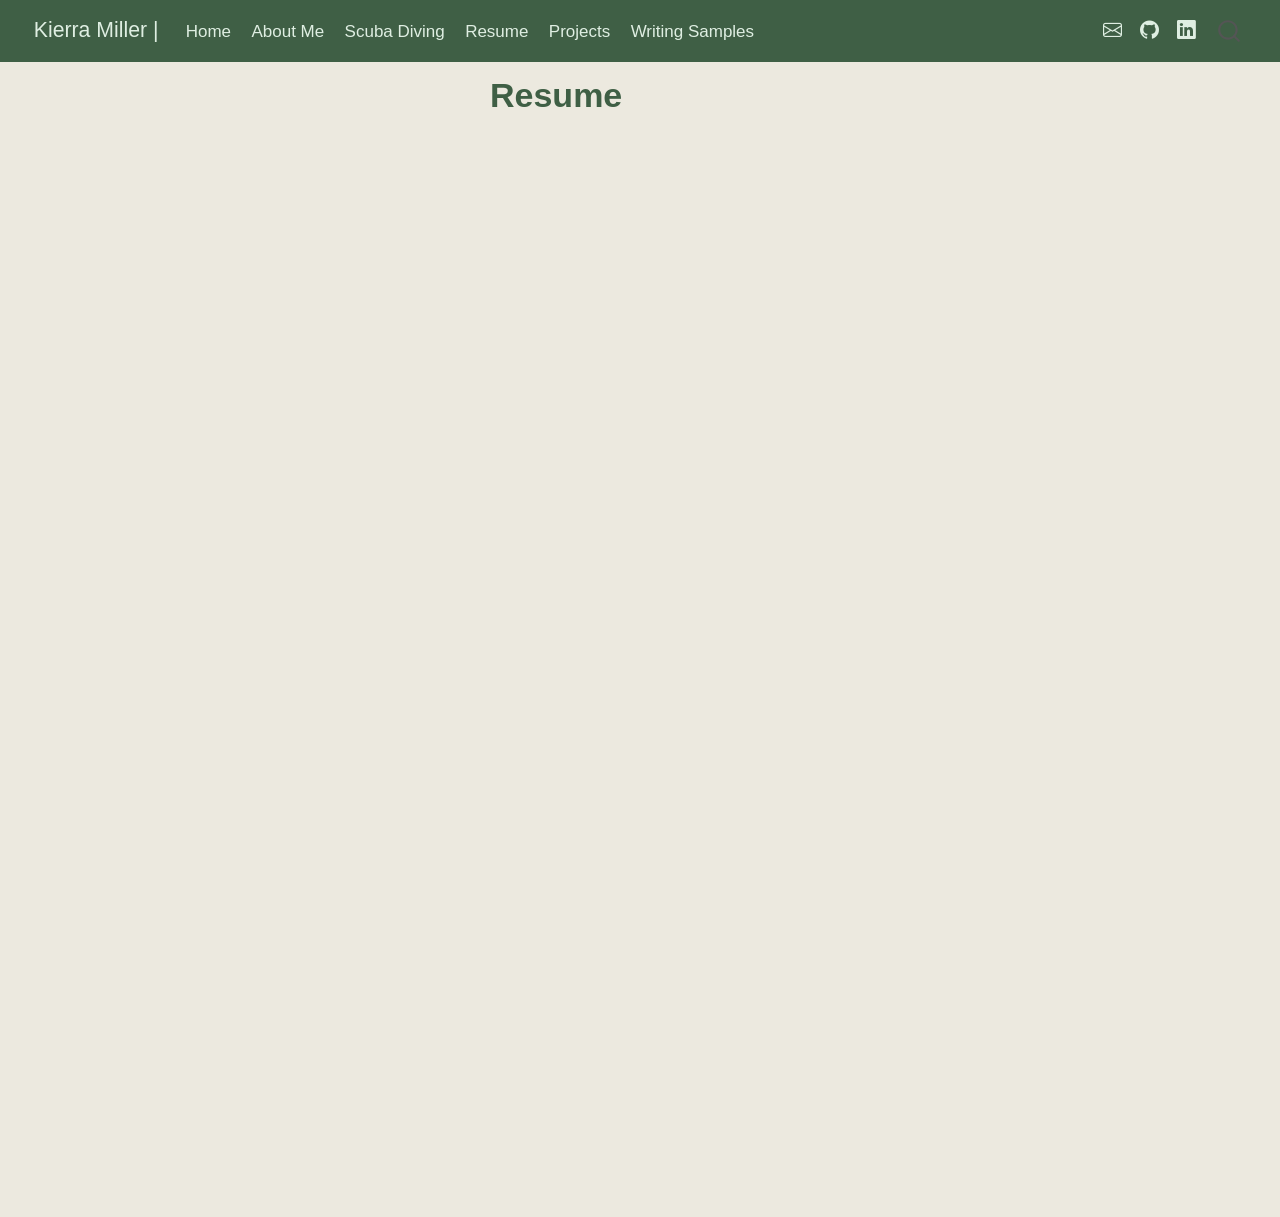
<file: docs/resume.html>
<!DOCTYPE html>
<html xmlns="http://www.w3.org/1999/xhtml" lang="en" xml:lang="en"><head>

<meta charset="utf-8">
<meta name="generator" content="quarto-1.8.25">

<meta name="viewport" content="width=device-width, initial-scale=1.0, user-scalable=yes">


<title>Resume – Kierra Miller |</title>
<style>
code{white-space: pre-wrap;}
span.smallcaps{font-variant: small-caps;}
div.columns{display: flex; gap: min(4vw, 1.5em);}
div.column{flex: auto; overflow-x: auto;}
div.hanging-indent{margin-left: 1.5em; text-indent: -1.5em;}
ul.task-list{list-style: none;}
ul.task-list li input[type="checkbox"] {
  width: 0.8em;
  margin: 0 0.8em 0.2em -1em; /* quarto-specific, see https://github.com/quarto-dev/quarto-cli/issues/4556 */ 
  vertical-align: middle;
}
</style>


<script src="site_libs/quarto-nav/quarto-nav.js"></script>
<script src="site_libs/quarto-nav/headroom.min.js"></script>
<script src="site_libs/clipboard/clipboard.min.js"></script>
<script src="site_libs/quarto-search/autocomplete.umd.js"></script>
<script src="site_libs/quarto-search/fuse.min.js"></script>
<script src="site_libs/quarto-search/quarto-search.js"></script>
<meta name="quarto:offset" content="./">
<script src="site_libs/quarto-html/quarto.js" type="module"></script>
<script src="site_libs/quarto-html/tabsets/tabsets.js" type="module"></script>
<script src="site_libs/quarto-html/axe/axe-check.js" type="module"></script>
<script src="site_libs/quarto-html/popper.min.js"></script>
<script src="site_libs/quarto-html/tippy.umd.min.js"></script>
<script src="site_libs/quarto-html/anchor.min.js"></script>
<link href="site_libs/quarto-html/tippy.css" rel="stylesheet">
<link href="site_libs/quarto-html/quarto-syntax-highlighting-7b89279ff1a6dce999919e0e67d4d9ec.css" rel="stylesheet" id="quarto-text-highlighting-styles">
<script src="site_libs/bootstrap/bootstrap.min.js"></script>
<link href="site_libs/bootstrap/bootstrap-icons.css" rel="stylesheet">
<link href="site_libs/bootstrap/bootstrap-e31584831b205ffbb2d98406f31c2a5b.min.css" rel="stylesheet" append-hash="true" id="quarto-bootstrap" data-mode="light">
<script id="quarto-search-options" type="application/json">{
  "location": "navbar",
  "copy-button": false,
  "collapse-after": 3,
  "panel-placement": "end",
  "type": "overlay",
  "limit": 50,
  "keyboard-shortcut": [
    "f",
    "/",
    "s"
  ],
  "show-item-context": false,
  "language": {
    "search-no-results-text": "No results",
    "search-matching-documents-text": "matching documents",
    "search-copy-link-title": "Copy link to search",
    "search-hide-matches-text": "Hide additional matches",
    "search-more-match-text": "more match in this document",
    "search-more-matches-text": "more matches in this document",
    "search-clear-button-title": "Clear",
    "search-text-placeholder": "",
    "search-detached-cancel-button-title": "Cancel",
    "search-submit-button-title": "Submit",
    "search-label": "Search"
  }
}</script>


<link rel="stylesheet" href="styles.css">
</head>

<body class="nav-fixed resume-page quarto-light">

<div id="quarto-search-results"></div>
  <header id="quarto-header" class="headroom fixed-top">
    <nav class="navbar navbar-expand-lg " data-bs-theme="dark">
      <div class="navbar-container container-fluid">
      <div class="navbar-brand-container mx-auto">
    <a href="./index.html" class="navbar-brand navbar-brand-logo">
    </a>
    <a class="navbar-brand" href="./index.html">
    <span class="navbar-title">Kierra Miller |</span>
    </a>
  </div>
            <div id="quarto-search" class="" title="Search"></div>
          <button class="navbar-toggler" type="button" data-bs-toggle="collapse" data-bs-target="#navbarCollapse" aria-controls="navbarCollapse" role="menu" aria-expanded="false" aria-label="Toggle navigation" onclick="if (window.quartoToggleHeadroom) { window.quartoToggleHeadroom(); }">
  <span class="navbar-toggler-icon"></span>
</button>
          <div class="collapse navbar-collapse" id="navbarCollapse">
            <ul class="navbar-nav navbar-nav-scroll me-auto">
  <li class="nav-item">
    <a class="nav-link" href="./index.html"> 
<span class="menu-text">Home</span></a>
  </li>  
  <li class="nav-item">
    <a class="nav-link" href="./about.html"> 
<span class="menu-text">About Me</span></a>
  </li>  
  <li class="nav-item">
    <a class="nav-link" href="./diving.html"> 
<span class="menu-text">Scuba Diving</span></a>
  </li>  
  <li class="nav-item">
    <a class="nav-link active" href="./resume.html" aria-current="page"> 
<span class="menu-text">Resume</span></a>
  </li>  
  <li class="nav-item">
    <a class="nav-link" href="./projects.html"> 
<span class="menu-text">Projects</span></a>
  </li>  
  <li class="nav-item">
    <a class="nav-link" href="./writingsamples.html"> 
<span class="menu-text">Writing Samples</span></a>
  </li>  
</ul>
            <ul class="navbar-nav navbar-nav-scroll ms-auto">
  <li class="nav-item compact">
    <a class="nav-link" href="https://mail.google.com/mail/?view=cm&amp;fs=1&amp;to=kierramiller2005@gmail.com"> <i class="bi bi-envelope" role="img">
</i> 
<span class="menu-text"></span></a>
  </li>  
  <li class="nav-item compact">
    <a class="nav-link" href="https://github.com/kierramiller"> <i class="bi bi-github" role="img">
</i> 
<span class="menu-text"></span></a>
  </li>  
  <li class="nav-item compact">
    <a class="nav-link" href="https://www.linkedin.com/in/kierra-miller-817107336/"> <i class="bi bi-linkedin" role="img">
</i> 
<span class="menu-text"></span></a>
  </li>  
</ul>
          </div> <!-- /navcollapse -->
            <div class="quarto-navbar-tools">
</div>
      </div> <!-- /container-fluid -->
    </nav>
</header>
<!-- content -->
<div id="quarto-content" class="quarto-container page-columns page-rows-contents page-layout-full page-navbar">
<!-- sidebar -->
<!-- margin-sidebar -->
    <div id="quarto-margin-sidebar" class="sidebar margin-sidebar zindex-bottom">
        
    </div>
<!-- main -->
<main class="content column-page" id="quarto-document-content">

<header id="title-block-header" class="quarto-title-block default">
<div class="quarto-title">
<h1 class="title">Resume</h1>
</div>



<div class="quarto-title-meta column-page">

    
  
    
  </div>
  


</header>


<div style="width:100%;">
<iframe src="resume.pdf" width="100%" height="1000px" style="border:none;">
</iframe>
</div>



</main> <!-- /main -->
<script id="quarto-html-after-body" type="application/javascript">
  window.document.addEventListener("DOMContentLoaded", function (event) {
    const icon = "";
    const anchorJS = new window.AnchorJS();
    anchorJS.options = {
      placement: 'right',
      icon: icon
    };
    anchorJS.add('.anchored');
    const isCodeAnnotation = (el) => {
      for (const clz of el.classList) {
        if (clz.startsWith('code-annotation-')) {                     
          return true;
        }
      }
      return false;
    }
    const onCopySuccess = function(e) {
      // button target
      const button = e.trigger;
      // don't keep focus
      button.blur();
      // flash "checked"
      button.classList.add('code-copy-button-checked');
      var currentTitle = button.getAttribute("title");
      button.setAttribute("title", "Copied!");
      let tooltip;
      if (window.bootstrap) {
        button.setAttribute("data-bs-toggle", "tooltip");
        button.setAttribute("data-bs-placement", "left");
        button.setAttribute("data-bs-title", "Copied!");
        tooltip = new bootstrap.Tooltip(button, 
          { trigger: "manual", 
            customClass: "code-copy-button-tooltip",
            offset: [0, -8]});
        tooltip.show();    
      }
      setTimeout(function() {
        if (tooltip) {
          tooltip.hide();
          button.removeAttribute("data-bs-title");
          button.removeAttribute("data-bs-toggle");
          button.removeAttribute("data-bs-placement");
        }
        button.setAttribute("title", currentTitle);
        button.classList.remove('code-copy-button-checked');
      }, 1000);
      // clear code selection
      e.clearSelection();
    }
    const getTextToCopy = function(trigger) {
      const outerScaffold = trigger.parentElement.cloneNode(true);
      const codeEl = outerScaffold.querySelector('code');
      for (const childEl of codeEl.children) {
        if (isCodeAnnotation(childEl)) {
          childEl.remove();
        }
      }
      return codeEl.innerText;
    }
    const clipboard = new window.ClipboardJS('.code-copy-button:not([data-in-quarto-modal])', {
      text: getTextToCopy
    });
    clipboard.on('success', onCopySuccess);
    if (window.document.getElementById('quarto-embedded-source-code-modal')) {
      const clipboardModal = new window.ClipboardJS('.code-copy-button[data-in-quarto-modal]', {
        text: getTextToCopy,
        container: window.document.getElementById('quarto-embedded-source-code-modal')
      });
      clipboardModal.on('success', onCopySuccess);
    }
      var localhostRegex = new RegExp(/^(?:http|https):\/\/localhost\:?[0-9]*\//);
      var mailtoRegex = new RegExp(/^mailto:/);
        var filterRegex = new RegExp('/' + window.location.host + '/');
      var isInternal = (href) => {
          return filterRegex.test(href) || localhostRegex.test(href) || mailtoRegex.test(href);
      }
      // Inspect non-navigation links and adorn them if external
     var links = window.document.querySelectorAll('a[href]:not(.nav-link):not(.navbar-brand):not(.toc-action):not(.sidebar-link):not(.sidebar-item-toggle):not(.pagination-link):not(.no-external):not([aria-hidden]):not(.dropdown-item):not(.quarto-navigation-tool):not(.about-link)');
      for (var i=0; i<links.length; i++) {
        const link = links[i];
        if (!isInternal(link.href)) {
          // undo the damage that might have been done by quarto-nav.js in the case of
          // links that we want to consider external
          if (link.dataset.originalHref !== undefined) {
            link.href = link.dataset.originalHref;
          }
        }
      }
    function tippyHover(el, contentFn, onTriggerFn, onUntriggerFn) {
      const config = {
        allowHTML: true,
        maxWidth: 500,
        delay: 100,
        arrow: false,
        appendTo: function(el) {
            return el.parentElement;
        },
        interactive: true,
        interactiveBorder: 10,
        theme: 'quarto',
        placement: 'bottom-start',
      };
      if (contentFn) {
        config.content = contentFn;
      }
      if (onTriggerFn) {
        config.onTrigger = onTriggerFn;
      }
      if (onUntriggerFn) {
        config.onUntrigger = onUntriggerFn;
      }
      window.tippy(el, config); 
    }
    const noterefs = window.document.querySelectorAll('a[role="doc-noteref"]');
    for (var i=0; i<noterefs.length; i++) {
      const ref = noterefs[i];
      tippyHover(ref, function() {
        // use id or data attribute instead here
        let href = ref.getAttribute('data-footnote-href') || ref.getAttribute('href');
        try { href = new URL(href).hash; } catch {}
        const id = href.replace(/^#\/?/, "");
        const note = window.document.getElementById(id);
        if (note) {
          return note.innerHTML;
        } else {
          return "";
        }
      });
    }
    const xrefs = window.document.querySelectorAll('a.quarto-xref');
    const processXRef = (id, note) => {
      // Strip column container classes
      const stripColumnClz = (el) => {
        el.classList.remove("page-full", "page-columns");
        if (el.children) {
          for (const child of el.children) {
            stripColumnClz(child);
          }
        }
      }
      stripColumnClz(note)
      if (id === null || id.startsWith('sec-')) {
        // Special case sections, only their first couple elements
        const container = document.createElement("div");
        if (note.children && note.children.length > 2) {
          container.appendChild(note.children[0].cloneNode(true));
          for (let i = 1; i < note.children.length; i++) {
            const child = note.children[i];
            if (child.tagName === "P" && child.innerText === "") {
              continue;
            } else {
              container.appendChild(child.cloneNode(true));
              break;
            }
          }
          if (window.Quarto?.typesetMath) {
            window.Quarto.typesetMath(container);
          }
          return container.innerHTML
        } else {
          if (window.Quarto?.typesetMath) {
            window.Quarto.typesetMath(note);
          }
          return note.innerHTML;
        }
      } else {
        // Remove any anchor links if they are present
        const anchorLink = note.querySelector('a.anchorjs-link');
        if (anchorLink) {
          anchorLink.remove();
        }
        if (window.Quarto?.typesetMath) {
          window.Quarto.typesetMath(note);
        }
        if (note.classList.contains("callout")) {
          return note.outerHTML;
        } else {
          return note.innerHTML;
        }
      }
    }
    for (var i=0; i<xrefs.length; i++) {
      const xref = xrefs[i];
      tippyHover(xref, undefined, function(instance) {
        instance.disable();
        let url = xref.getAttribute('href');
        let hash = undefined; 
        if (url.startsWith('#')) {
          hash = url;
        } else {
          try { hash = new URL(url).hash; } catch {}
        }
        if (hash) {
          const id = hash.replace(/^#\/?/, "");
          const note = window.document.getElementById(id);
          if (note !== null) {
            try {
              const html = processXRef(id, note.cloneNode(true));
              instance.setContent(html);
            } finally {
              instance.enable();
              instance.show();
            }
          } else {
            // See if we can fetch this
            fetch(url.split('#')[0])
            .then(res => res.text())
            .then(html => {
              const parser = new DOMParser();
              const htmlDoc = parser.parseFromString(html, "text/html");
              const note = htmlDoc.getElementById(id);
              if (note !== null) {
                const html = processXRef(id, note);
                instance.setContent(html);
              } 
            }).finally(() => {
              instance.enable();
              instance.show();
            });
          }
        } else {
          // See if we can fetch a full url (with no hash to target)
          // This is a special case and we should probably do some content thinning / targeting
          fetch(url)
          .then(res => res.text())
          .then(html => {
            const parser = new DOMParser();
            const htmlDoc = parser.parseFromString(html, "text/html");
            const note = htmlDoc.querySelector('main.content');
            if (note !== null) {
              // This should only happen for chapter cross references
              // (since there is no id in the URL)
              // remove the first header
              if (note.children.length > 0 && note.children[0].tagName === "HEADER") {
                note.children[0].remove();
              }
              const html = processXRef(null, note);
              instance.setContent(html);
            } 
          }).finally(() => {
            instance.enable();
            instance.show();
          });
        }
      }, function(instance) {
      });
    }
        let selectedAnnoteEl;
        const selectorForAnnotation = ( cell, annotation) => {
          let cellAttr = 'data-code-cell="' + cell + '"';
          let lineAttr = 'data-code-annotation="' +  annotation + '"';
          const selector = 'span[' + cellAttr + '][' + lineAttr + ']';
          return selector;
        }
        const selectCodeLines = (annoteEl) => {
          const doc = window.document;
          const targetCell = annoteEl.getAttribute("data-target-cell");
          const targetAnnotation = annoteEl.getAttribute("data-target-annotation");
          const annoteSpan = window.document.querySelector(selectorForAnnotation(targetCell, targetAnnotation));
          const lines = annoteSpan.getAttribute("data-code-lines").split(",");
          const lineIds = lines.map((line) => {
            return targetCell + "-" + line;
          })
          let top = null;
          let height = null;
          let parent = null;
          if (lineIds.length > 0) {
              //compute the position of the single el (top and bottom and make a div)
              const el = window.document.getElementById(lineIds[0]);
              top = el.offsetTop;
              height = el.offsetHeight;
              parent = el.parentElement.parentElement;
            if (lineIds.length > 1) {
              const lastEl = window.document.getElementById(lineIds[lineIds.length - 1]);
              const bottom = lastEl.offsetTop + lastEl.offsetHeight;
              height = bottom - top;
            }
            if (top !== null && height !== null && parent !== null) {
              // cook up a div (if necessary) and position it 
              let div = window.document.getElementById("code-annotation-line-highlight");
              if (div === null) {
                div = window.document.createElement("div");
                div.setAttribute("id", "code-annotation-line-highlight");
                div.style.position = 'absolute';
                parent.appendChild(div);
              }
              div.style.top = top - 2 + "px";
              div.style.height = height + 4 + "px";
              div.style.left = 0;
              let gutterDiv = window.document.getElementById("code-annotation-line-highlight-gutter");
              if (gutterDiv === null) {
                gutterDiv = window.document.createElement("div");
                gutterDiv.setAttribute("id", "code-annotation-line-highlight-gutter");
                gutterDiv.style.position = 'absolute';
                const codeCell = window.document.getElementById(targetCell);
                const gutter = codeCell.querySelector('.code-annotation-gutter');
                gutter.appendChild(gutterDiv);
              }
              gutterDiv.style.top = top - 2 + "px";
              gutterDiv.style.height = height + 4 + "px";
            }
            selectedAnnoteEl = annoteEl;
          }
        };
        const unselectCodeLines = () => {
          const elementsIds = ["code-annotation-line-highlight", "code-annotation-line-highlight-gutter"];
          elementsIds.forEach((elId) => {
            const div = window.document.getElementById(elId);
            if (div) {
              div.remove();
            }
          });
          selectedAnnoteEl = undefined;
        };
          // Handle positioning of the toggle
      window.addEventListener(
        "resize",
        throttle(() => {
          elRect = undefined;
          if (selectedAnnoteEl) {
            selectCodeLines(selectedAnnoteEl);
          }
        }, 10)
      );
      function throttle(fn, ms) {
      let throttle = false;
      let timer;
        return (...args) => {
          if(!throttle) { // first call gets through
              fn.apply(this, args);
              throttle = true;
          } else { // all the others get throttled
              if(timer) clearTimeout(timer); // cancel #2
              timer = setTimeout(() => {
                fn.apply(this, args);
                timer = throttle = false;
              }, ms);
          }
        };
      }
        // Attach click handler to the DT
        const annoteDls = window.document.querySelectorAll('dt[data-target-cell]');
        for (const annoteDlNode of annoteDls) {
          annoteDlNode.addEventListener('click', (event) => {
            const clickedEl = event.target;
            if (clickedEl !== selectedAnnoteEl) {
              unselectCodeLines();
              const activeEl = window.document.querySelector('dt[data-target-cell].code-annotation-active');
              if (activeEl) {
                activeEl.classList.remove('code-annotation-active');
              }
              selectCodeLines(clickedEl);
              clickedEl.classList.add('code-annotation-active');
            } else {
              // Unselect the line
              unselectCodeLines();
              clickedEl.classList.remove('code-annotation-active');
            }
          });
        }
    const findCites = (el) => {
      const parentEl = el.parentElement;
      if (parentEl) {
        const cites = parentEl.dataset.cites;
        if (cites) {
          return {
            el,
            cites: cites.split(' ')
          };
        } else {
          return findCites(el.parentElement)
        }
      } else {
        return undefined;
      }
    };
    var bibliorefs = window.document.querySelectorAll('a[role="doc-biblioref"]');
    for (var i=0; i<bibliorefs.length; i++) {
      const ref = bibliorefs[i];
      const citeInfo = findCites(ref);
      if (citeInfo) {
        tippyHover(citeInfo.el, function() {
          var popup = window.document.createElement('div');
          citeInfo.cites.forEach(function(cite) {
            var citeDiv = window.document.createElement('div');
            citeDiv.classList.add('hanging-indent');
            citeDiv.classList.add('csl-entry');
            var biblioDiv = window.document.getElementById('ref-' + cite);
            if (biblioDiv) {
              citeDiv.innerHTML = biblioDiv.innerHTML;
            }
            popup.appendChild(citeDiv);
          });
          return popup.innerHTML;
        });
      }
    }
  });
  </script>
</div> <!-- /content -->




</body></html>
</file>
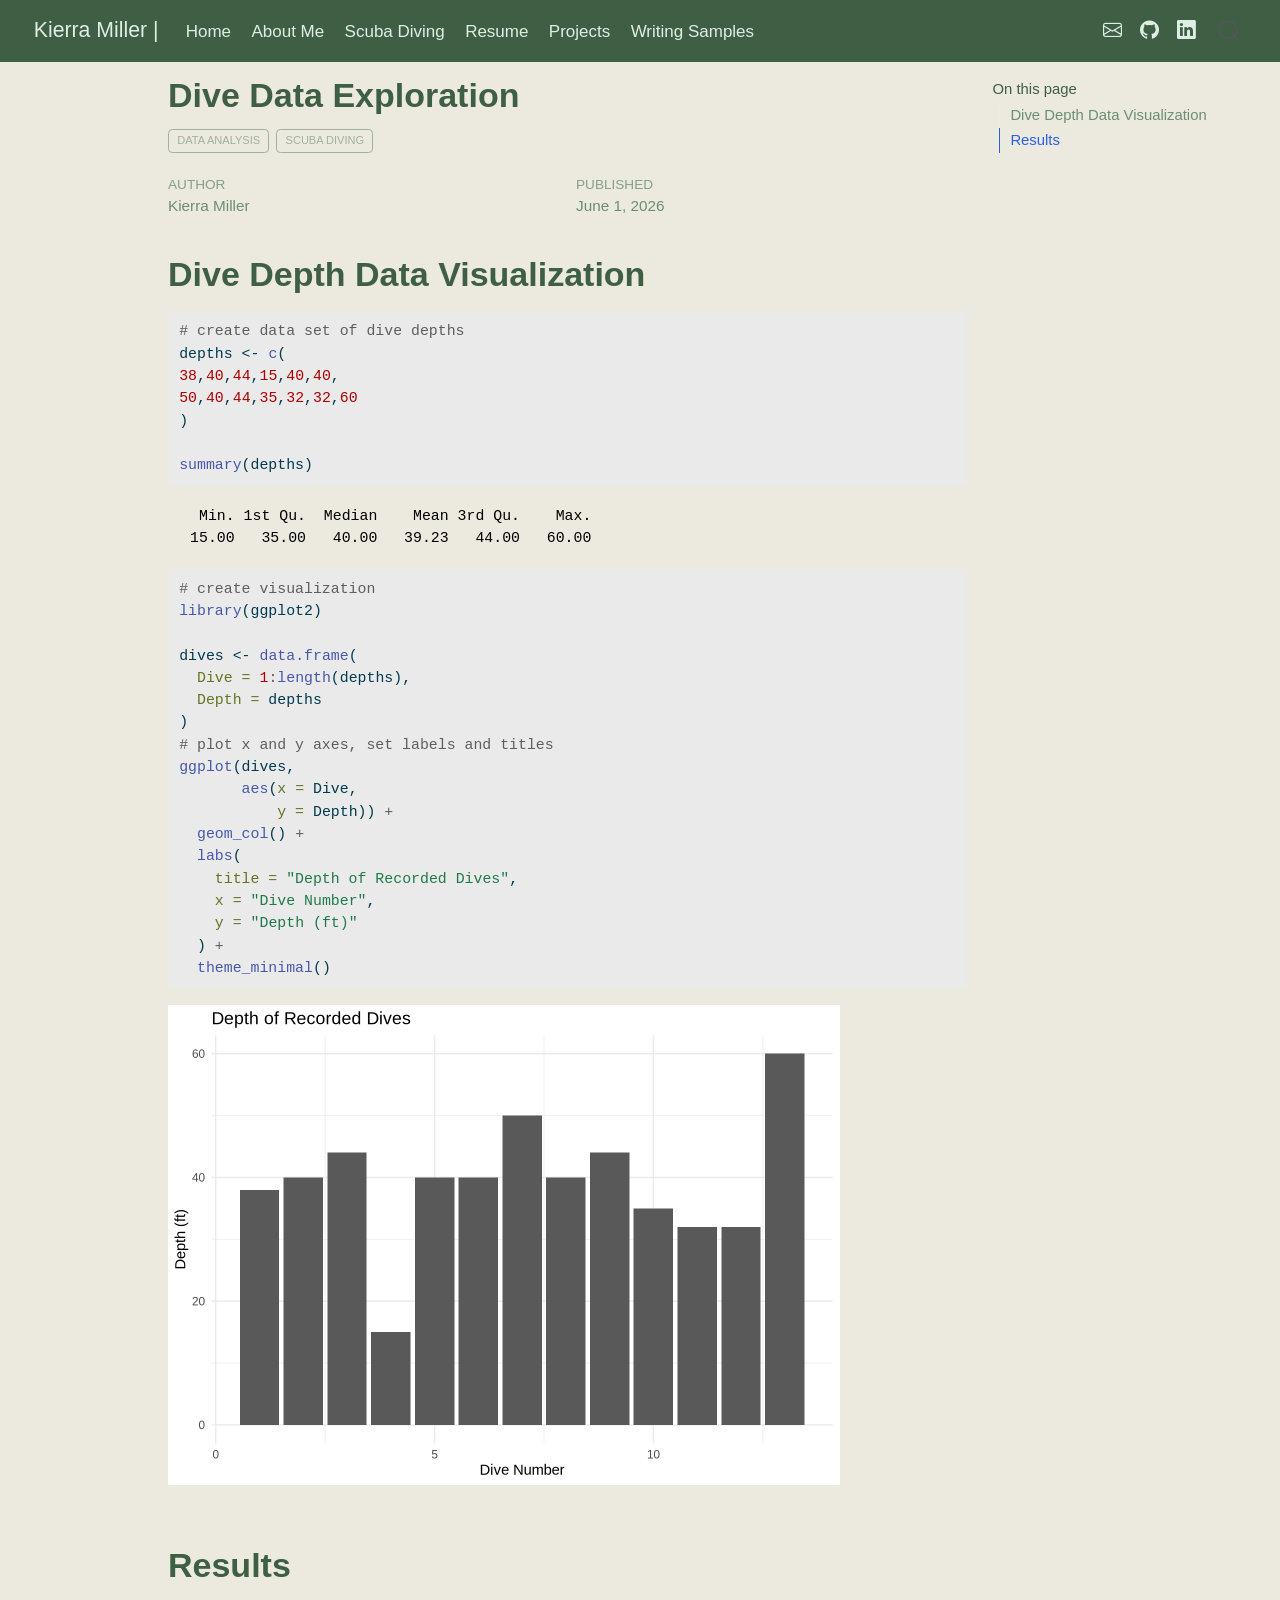
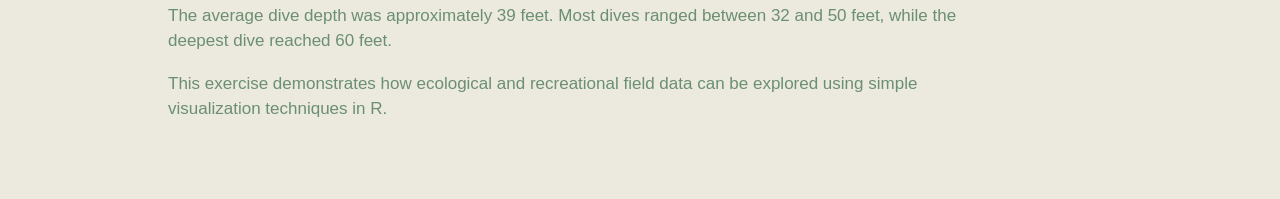
<file: docs/posts/diveanalysis.html>
<!DOCTYPE html>
<html xmlns="http://www.w3.org/1999/xhtml" lang="en" xml:lang="en"><head>

<meta charset="utf-8">
<meta name="generator" content="quarto-1.8.25">

<meta name="viewport" content="width=device-width, initial-scale=1.0, user-scalable=yes">

<meta name="author" content="Kierra Miller">
<meta name="dcterms.date" content="2026-06-01">

<title>Dive Data Exploration – Kierra Miller |</title>
<style>
code{white-space: pre-wrap;}
span.smallcaps{font-variant: small-caps;}
div.columns{display: flex; gap: min(4vw, 1.5em);}
div.column{flex: auto; overflow-x: auto;}
div.hanging-indent{margin-left: 1.5em; text-indent: -1.5em;}
ul.task-list{list-style: none;}
ul.task-list li input[type="checkbox"] {
  width: 0.8em;
  margin: 0 0.8em 0.2em -1em; /* quarto-specific, see https://github.com/quarto-dev/quarto-cli/issues/4556 */ 
  vertical-align: middle;
}
/* CSS for syntax highlighting */
html { -webkit-text-size-adjust: 100%; }
pre > code.sourceCode { white-space: pre; position: relative; }
pre > code.sourceCode > span { display: inline-block; line-height: 1.25; }
pre > code.sourceCode > span:empty { height: 1.2em; }
.sourceCode { overflow: visible; }
code.sourceCode > span { color: inherit; text-decoration: inherit; }
div.sourceCode { margin: 1em 0; }
pre.sourceCode { margin: 0; }
@media screen {
div.sourceCode { overflow: auto; }
}
@media print {
pre > code.sourceCode { white-space: pre-wrap; }
pre > code.sourceCode > span { text-indent: -5em; padding-left: 5em; }
}
pre.numberSource code
  { counter-reset: source-line 0; }
pre.numberSource code > span
  { position: relative; left: -4em; counter-increment: source-line; }
pre.numberSource code > span > a:first-child::before
  { content: counter(source-line);
    position: relative; left: -1em; text-align: right; vertical-align: baseline;
    border: none; display: inline-block;
    -webkit-touch-callout: none; -webkit-user-select: none;
    -khtml-user-select: none; -moz-user-select: none;
    -ms-user-select: none; user-select: none;
    padding: 0 4px; width: 4em;
  }
pre.numberSource { margin-left: 3em;  padding-left: 4px; }
div.sourceCode
  {   }
@media screen {
pre > code.sourceCode > span > a:first-child::before { text-decoration: underline; }
}
</style>


<script src="../site_libs/quarto-nav/quarto-nav.js"></script>
<script src="../site_libs/quarto-nav/headroom.min.js"></script>
<script src="../site_libs/clipboard/clipboard.min.js"></script>
<script src="../site_libs/quarto-search/autocomplete.umd.js"></script>
<script src="../site_libs/quarto-search/fuse.min.js"></script>
<script src="../site_libs/quarto-search/quarto-search.js"></script>
<meta name="quarto:offset" content="../">
<script src="../site_libs/quarto-html/quarto.js" type="module"></script>
<script src="../site_libs/quarto-html/tabsets/tabsets.js" type="module"></script>
<script src="../site_libs/quarto-html/axe/axe-check.js" type="module"></script>
<script src="../site_libs/quarto-html/popper.min.js"></script>
<script src="../site_libs/quarto-html/tippy.umd.min.js"></script>
<script src="../site_libs/quarto-html/anchor.min.js"></script>
<link href="../site_libs/quarto-html/tippy.css" rel="stylesheet">
<link href="../site_libs/quarto-html/quarto-syntax-highlighting-7b89279ff1a6dce999919e0e67d4d9ec.css" rel="stylesheet" id="quarto-text-highlighting-styles">
<script src="../site_libs/bootstrap/bootstrap.min.js"></script>
<link href="../site_libs/bootstrap/bootstrap-icons.css" rel="stylesheet">
<link href="../site_libs/bootstrap/bootstrap-e31584831b205ffbb2d98406f31c2a5b.min.css" rel="stylesheet" append-hash="true" id="quarto-bootstrap" data-mode="light">
<script id="quarto-search-options" type="application/json">{
  "location": "navbar",
  "copy-button": false,
  "collapse-after": 3,
  "panel-placement": "end",
  "type": "overlay",
  "limit": 50,
  "keyboard-shortcut": [
    "f",
    "/",
    "s"
  ],
  "show-item-context": false,
  "language": {
    "search-no-results-text": "No results",
    "search-matching-documents-text": "matching documents",
    "search-copy-link-title": "Copy link to search",
    "search-hide-matches-text": "Hide additional matches",
    "search-more-match-text": "more match in this document",
    "search-more-matches-text": "more matches in this document",
    "search-clear-button-title": "Clear",
    "search-text-placeholder": "",
    "search-detached-cancel-button-title": "Cancel",
    "search-submit-button-title": "Submit",
    "search-label": "Search"
  }
}</script>


<link rel="stylesheet" href="../styles.css">
</head>

<body class="nav-fixed quarto-light">

<div id="quarto-search-results"></div>
  <header id="quarto-header" class="headroom fixed-top">
    <nav class="navbar navbar-expand-lg " data-bs-theme="dark">
      <div class="navbar-container container-fluid">
      <div class="navbar-brand-container mx-auto">
    <a href="../index.html" class="navbar-brand navbar-brand-logo">
    </a>
    <a class="navbar-brand" href="../index.html">
    <span class="navbar-title">Kierra Miller |</span>
    </a>
  </div>
            <div id="quarto-search" class="" title="Search"></div>
          <button class="navbar-toggler" type="button" data-bs-toggle="collapse" data-bs-target="#navbarCollapse" aria-controls="navbarCollapse" role="menu" aria-expanded="false" aria-label="Toggle navigation" onclick="if (window.quartoToggleHeadroom) { window.quartoToggleHeadroom(); }">
  <span class="navbar-toggler-icon"></span>
</button>
          <div class="collapse navbar-collapse" id="navbarCollapse">
            <ul class="navbar-nav navbar-nav-scroll me-auto">
  <li class="nav-item">
    <a class="nav-link" href="../index.html"> 
<span class="menu-text">Home</span></a>
  </li>  
  <li class="nav-item">
    <a class="nav-link" href="../about.html"> 
<span class="menu-text">About Me</span></a>
  </li>  
  <li class="nav-item">
    <a class="nav-link" href="../diving.html"> 
<span class="menu-text">Scuba Diving</span></a>
  </li>  
  <li class="nav-item">
    <a class="nav-link" href="../resume.html"> 
<span class="menu-text">Resume</span></a>
  </li>  
  <li class="nav-item">
    <a class="nav-link" href="../projects.html"> 
<span class="menu-text">Projects</span></a>
  </li>  
  <li class="nav-item">
    <a class="nav-link" href="../writingsamples.html"> 
<span class="menu-text">Writing Samples</span></a>
  </li>  
</ul>
            <ul class="navbar-nav navbar-nav-scroll ms-auto">
  <li class="nav-item compact">
    <a class="nav-link" href="https://mail.google.com/mail/?view=cm&amp;fs=1&amp;to=kierramiller2005@gmail.com"> <i class="bi bi-envelope" role="img">
</i> 
<span class="menu-text"></span></a>
  </li>  
  <li class="nav-item compact">
    <a class="nav-link" href="https://github.com/kierramiller"> <i class="bi bi-github" role="img">
</i> 
<span class="menu-text"></span></a>
  </li>  
  <li class="nav-item compact">
    <a class="nav-link" href="https://www.linkedin.com/in/kierra-miller-817107336/"> <i class="bi bi-linkedin" role="img">
</i> 
<span class="menu-text"></span></a>
  </li>  
</ul>
          </div> <!-- /navcollapse -->
            <div class="quarto-navbar-tools">
</div>
      </div> <!-- /container-fluid -->
    </nav>
</header>
<!-- content -->
<div id="quarto-content" class="quarto-container page-columns page-rows-contents page-layout-article page-navbar">
<!-- sidebar -->
<!-- margin-sidebar -->
    <div id="quarto-margin-sidebar" class="sidebar margin-sidebar">
        <nav id="TOC" role="doc-toc" class="toc-active">
    <h2 id="toc-title">On this page</h2>
   
  <ul>
  <li><a href="#dive-depth-data-visualization" id="toc-dive-depth-data-visualization" class="nav-link active" data-scroll-target="#dive-depth-data-visualization">Dive Depth Data Visualization</a></li>
  <li><a href="#results" id="toc-results" class="nav-link" data-scroll-target="#results">Results</a></li>
  </ul>
</nav>
    </div>
<!-- main -->
<main class="content" id="quarto-document-content">

<header id="title-block-header" class="quarto-title-block default">
<div class="quarto-title">
<h1 class="title">Dive Data Exploration</h1>
  <div class="quarto-categories">
    <div class="quarto-category">Data Analysis</div>
    <div class="quarto-category">Scuba Diving</div>
  </div>
  </div>



<div class="quarto-title-meta">

    <div>
    <div class="quarto-title-meta-heading">Author</div>
    <div class="quarto-title-meta-contents">
             <p>Kierra Miller </p>
          </div>
  </div>
    
    <div>
    <div class="quarto-title-meta-heading">Published</div>
    <div class="quarto-title-meta-contents">
      <p class="date">June 1, 2026</p>
    </div>
  </div>
  
    
  </div>
  


</header>


<section id="dive-depth-data-visualization" class="level1">
<h1>Dive Depth Data Visualization</h1>
<div class="cell">
<div class="code-copy-outer-scaffold"><div class="sourceCode cell-code" id="cb1"><pre class="sourceCode r code-with-copy"><code class="sourceCode r"><span id="cb1-1"><a href="#cb1-1" aria-hidden="true" tabindex="-1"></a><span class="co"># create data set of dive depths </span></span>
<span id="cb1-2"><a href="#cb1-2" aria-hidden="true" tabindex="-1"></a>depths <span class="ot">&lt;-</span> <span class="fu">c</span>(</span>
<span id="cb1-3"><a href="#cb1-3" aria-hidden="true" tabindex="-1"></a><span class="dv">38</span>,<span class="dv">40</span>,<span class="dv">44</span>,<span class="dv">15</span>,<span class="dv">40</span>,<span class="dv">40</span>,</span>
<span id="cb1-4"><a href="#cb1-4" aria-hidden="true" tabindex="-1"></a><span class="dv">50</span>,<span class="dv">40</span>,<span class="dv">44</span>,<span class="dv">35</span>,<span class="dv">32</span>,<span class="dv">32</span>,<span class="dv">60</span></span>
<span id="cb1-5"><a href="#cb1-5" aria-hidden="true" tabindex="-1"></a>)</span>
<span id="cb1-6"><a href="#cb1-6" aria-hidden="true" tabindex="-1"></a></span>
<span id="cb1-7"><a href="#cb1-7" aria-hidden="true" tabindex="-1"></a><span class="fu">summary</span>(depths)</span></code></pre></div><button title="Copy to Clipboard" class="code-copy-button"><i class="bi"></i></button></div>
<div class="cell-output cell-output-stdout">
<pre><code>   Min. 1st Qu.  Median    Mean 3rd Qu.    Max. 
  15.00   35.00   40.00   39.23   44.00   60.00 </code></pre>
</div>
<div class="code-copy-outer-scaffold"><div class="sourceCode cell-code" id="cb3"><pre class="sourceCode r code-with-copy"><code class="sourceCode r"><span id="cb3-1"><a href="#cb3-1" aria-hidden="true" tabindex="-1"></a><span class="co"># create visualization </span></span>
<span id="cb3-2"><a href="#cb3-2" aria-hidden="true" tabindex="-1"></a><span class="fu">library</span>(ggplot2)</span>
<span id="cb3-3"><a href="#cb3-3" aria-hidden="true" tabindex="-1"></a></span>
<span id="cb3-4"><a href="#cb3-4" aria-hidden="true" tabindex="-1"></a>dives <span class="ot">&lt;-</span> <span class="fu">data.frame</span>(</span>
<span id="cb3-5"><a href="#cb3-5" aria-hidden="true" tabindex="-1"></a>  <span class="at">Dive =</span> <span class="dv">1</span><span class="sc">:</span><span class="fu">length</span>(depths),</span>
<span id="cb3-6"><a href="#cb3-6" aria-hidden="true" tabindex="-1"></a>  <span class="at">Depth =</span> depths</span>
<span id="cb3-7"><a href="#cb3-7" aria-hidden="true" tabindex="-1"></a>)</span>
<span id="cb3-8"><a href="#cb3-8" aria-hidden="true" tabindex="-1"></a><span class="co"># plot x and y axes, set labels and titles</span></span>
<span id="cb3-9"><a href="#cb3-9" aria-hidden="true" tabindex="-1"></a><span class="fu">ggplot</span>(dives,</span>
<span id="cb3-10"><a href="#cb3-10" aria-hidden="true" tabindex="-1"></a>       <span class="fu">aes</span>(<span class="at">x =</span> Dive,</span>
<span id="cb3-11"><a href="#cb3-11" aria-hidden="true" tabindex="-1"></a>           <span class="at">y =</span> Depth)) <span class="sc">+</span></span>
<span id="cb3-12"><a href="#cb3-12" aria-hidden="true" tabindex="-1"></a>  <span class="fu">geom_col</span>() <span class="sc">+</span></span>
<span id="cb3-13"><a href="#cb3-13" aria-hidden="true" tabindex="-1"></a>  <span class="fu">labs</span>(</span>
<span id="cb3-14"><a href="#cb3-14" aria-hidden="true" tabindex="-1"></a>    <span class="at">title =</span> <span class="st">"Depth of Recorded Dives"</span>,</span>
<span id="cb3-15"><a href="#cb3-15" aria-hidden="true" tabindex="-1"></a>    <span class="at">x =</span> <span class="st">"Dive Number"</span>,</span>
<span id="cb3-16"><a href="#cb3-16" aria-hidden="true" tabindex="-1"></a>    <span class="at">y =</span> <span class="st">"Depth (ft)"</span></span>
<span id="cb3-17"><a href="#cb3-17" aria-hidden="true" tabindex="-1"></a>  ) <span class="sc">+</span></span>
<span id="cb3-18"><a href="#cb3-18" aria-hidden="true" tabindex="-1"></a>  <span class="fu">theme_minimal</span>()</span></code></pre></div><button title="Copy to Clipboard" class="code-copy-button"><i class="bi"></i></button></div>
<div class="cell-output-display">
<div>
<figure class="figure">
<p><img src="diveanalysis_files/figure-html/unnamed-chunk-1-1.png" class="img-fluid figure-img" width="672"></p>
</figure>
</div>
</div>
</div>
</section>
<section id="results" class="level1">
<h1>Results</h1>
<p>The average dive depth was approximately 39 feet. Most dives ranged between 32 and 50 feet, while the deepest dive reached 60 feet.</p>
<p>This exercise demonstrates how ecological and recreational field data can be explored using simple visualization techniques in R.</p>


</section>

</main> <!-- /main -->
<script id="quarto-html-after-body" type="application/javascript">
  window.document.addEventListener("DOMContentLoaded", function (event) {
    const icon = "";
    const anchorJS = new window.AnchorJS();
    anchorJS.options = {
      placement: 'right',
      icon: icon
    };
    anchorJS.add('.anchored');
    const isCodeAnnotation = (el) => {
      for (const clz of el.classList) {
        if (clz.startsWith('code-annotation-')) {                     
          return true;
        }
      }
      return false;
    }
    const onCopySuccess = function(e) {
      // button target
      const button = e.trigger;
      // don't keep focus
      button.blur();
      // flash "checked"
      button.classList.add('code-copy-button-checked');
      var currentTitle = button.getAttribute("title");
      button.setAttribute("title", "Copied!");
      let tooltip;
      if (window.bootstrap) {
        button.setAttribute("data-bs-toggle", "tooltip");
        button.setAttribute("data-bs-placement", "left");
        button.setAttribute("data-bs-title", "Copied!");
        tooltip = new bootstrap.Tooltip(button, 
          { trigger: "manual", 
            customClass: "code-copy-button-tooltip",
            offset: [0, -8]});
        tooltip.show();    
      }
      setTimeout(function() {
        if (tooltip) {
          tooltip.hide();
          button.removeAttribute("data-bs-title");
          button.removeAttribute("data-bs-toggle");
          button.removeAttribute("data-bs-placement");
        }
        button.setAttribute("title", currentTitle);
        button.classList.remove('code-copy-button-checked');
      }, 1000);
      // clear code selection
      e.clearSelection();
    }
    const getTextToCopy = function(trigger) {
      const outerScaffold = trigger.parentElement.cloneNode(true);
      const codeEl = outerScaffold.querySelector('code');
      for (const childEl of codeEl.children) {
        if (isCodeAnnotation(childEl)) {
          childEl.remove();
        }
      }
      return codeEl.innerText;
    }
    const clipboard = new window.ClipboardJS('.code-copy-button:not([data-in-quarto-modal])', {
      text: getTextToCopy
    });
    clipboard.on('success', onCopySuccess);
    if (window.document.getElementById('quarto-embedded-source-code-modal')) {
      const clipboardModal = new window.ClipboardJS('.code-copy-button[data-in-quarto-modal]', {
        text: getTextToCopy,
        container: window.document.getElementById('quarto-embedded-source-code-modal')
      });
      clipboardModal.on('success', onCopySuccess);
    }
      var localhostRegex = new RegExp(/^(?:http|https):\/\/localhost\:?[0-9]*\//);
      var mailtoRegex = new RegExp(/^mailto:/);
        var filterRegex = new RegExp('/' + window.location.host + '/');
      var isInternal = (href) => {
          return filterRegex.test(href) || localhostRegex.test(href) || mailtoRegex.test(href);
      }
      // Inspect non-navigation links and adorn them if external
     var links = window.document.querySelectorAll('a[href]:not(.nav-link):not(.navbar-brand):not(.toc-action):not(.sidebar-link):not(.sidebar-item-toggle):not(.pagination-link):not(.no-external):not([aria-hidden]):not(.dropdown-item):not(.quarto-navigation-tool):not(.about-link)');
      for (var i=0; i<links.length; i++) {
        const link = links[i];
        if (!isInternal(link.href)) {
          // undo the damage that might have been done by quarto-nav.js in the case of
          // links that we want to consider external
          if (link.dataset.originalHref !== undefined) {
            link.href = link.dataset.originalHref;
          }
        }
      }
    function tippyHover(el, contentFn, onTriggerFn, onUntriggerFn) {
      const config = {
        allowHTML: true,
        maxWidth: 500,
        delay: 100,
        arrow: false,
        appendTo: function(el) {
            return el.parentElement;
        },
        interactive: true,
        interactiveBorder: 10,
        theme: 'quarto',
        placement: 'bottom-start',
      };
      if (contentFn) {
        config.content = contentFn;
      }
      if (onTriggerFn) {
        config.onTrigger = onTriggerFn;
      }
      if (onUntriggerFn) {
        config.onUntrigger = onUntriggerFn;
      }
      window.tippy(el, config); 
    }
    const noterefs = window.document.querySelectorAll('a[role="doc-noteref"]');
    for (var i=0; i<noterefs.length; i++) {
      const ref = noterefs[i];
      tippyHover(ref, function() {
        // use id or data attribute instead here
        let href = ref.getAttribute('data-footnote-href') || ref.getAttribute('href');
        try { href = new URL(href).hash; } catch {}
        const id = href.replace(/^#\/?/, "");
        const note = window.document.getElementById(id);
        if (note) {
          return note.innerHTML;
        } else {
          return "";
        }
      });
    }
    const xrefs = window.document.querySelectorAll('a.quarto-xref');
    const processXRef = (id, note) => {
      // Strip column container classes
      const stripColumnClz = (el) => {
        el.classList.remove("page-full", "page-columns");
        if (el.children) {
          for (const child of el.children) {
            stripColumnClz(child);
          }
        }
      }
      stripColumnClz(note)
      if (id === null || id.startsWith('sec-')) {
        // Special case sections, only their first couple elements
        const container = document.createElement("div");
        if (note.children && note.children.length > 2) {
          container.appendChild(note.children[0].cloneNode(true));
          for (let i = 1; i < note.children.length; i++) {
            const child = note.children[i];
            if (child.tagName === "P" && child.innerText === "") {
              continue;
            } else {
              container.appendChild(child.cloneNode(true));
              break;
            }
          }
          if (window.Quarto?.typesetMath) {
            window.Quarto.typesetMath(container);
          }
          return container.innerHTML
        } else {
          if (window.Quarto?.typesetMath) {
            window.Quarto.typesetMath(note);
          }
          return note.innerHTML;
        }
      } else {
        // Remove any anchor links if they are present
        const anchorLink = note.querySelector('a.anchorjs-link');
        if (anchorLink) {
          anchorLink.remove();
        }
        if (window.Quarto?.typesetMath) {
          window.Quarto.typesetMath(note);
        }
        if (note.classList.contains("callout")) {
          return note.outerHTML;
        } else {
          return note.innerHTML;
        }
      }
    }
    for (var i=0; i<xrefs.length; i++) {
      const xref = xrefs[i];
      tippyHover(xref, undefined, function(instance) {
        instance.disable();
        let url = xref.getAttribute('href');
        let hash = undefined; 
        if (url.startsWith('#')) {
          hash = url;
        } else {
          try { hash = new URL(url).hash; } catch {}
        }
        if (hash) {
          const id = hash.replace(/^#\/?/, "");
          const note = window.document.getElementById(id);
          if (note !== null) {
            try {
              const html = processXRef(id, note.cloneNode(true));
              instance.setContent(html);
            } finally {
              instance.enable();
              instance.show();
            }
          } else {
            // See if we can fetch this
            fetch(url.split('#')[0])
            .then(res => res.text())
            .then(html => {
              const parser = new DOMParser();
              const htmlDoc = parser.parseFromString(html, "text/html");
              const note = htmlDoc.getElementById(id);
              if (note !== null) {
                const html = processXRef(id, note);
                instance.setContent(html);
              } 
            }).finally(() => {
              instance.enable();
              instance.show();
            });
          }
        } else {
          // See if we can fetch a full url (with no hash to target)
          // This is a special case and we should probably do some content thinning / targeting
          fetch(url)
          .then(res => res.text())
          .then(html => {
            const parser = new DOMParser();
            const htmlDoc = parser.parseFromString(html, "text/html");
            const note = htmlDoc.querySelector('main.content');
            if (note !== null) {
              // This should only happen for chapter cross references
              // (since there is no id in the URL)
              // remove the first header
              if (note.children.length > 0 && note.children[0].tagName === "HEADER") {
                note.children[0].remove();
              }
              const html = processXRef(null, note);
              instance.setContent(html);
            } 
          }).finally(() => {
            instance.enable();
            instance.show();
          });
        }
      }, function(instance) {
      });
    }
        let selectedAnnoteEl;
        const selectorForAnnotation = ( cell, annotation) => {
          let cellAttr = 'data-code-cell="' + cell + '"';
          let lineAttr = 'data-code-annotation="' +  annotation + '"';
          const selector = 'span[' + cellAttr + '][' + lineAttr + ']';
          return selector;
        }
        const selectCodeLines = (annoteEl) => {
          const doc = window.document;
          const targetCell = annoteEl.getAttribute("data-target-cell");
          const targetAnnotation = annoteEl.getAttribute("data-target-annotation");
          const annoteSpan = window.document.querySelector(selectorForAnnotation(targetCell, targetAnnotation));
          const lines = annoteSpan.getAttribute("data-code-lines").split(",");
          const lineIds = lines.map((line) => {
            return targetCell + "-" + line;
          })
          let top = null;
          let height = null;
          let parent = null;
          if (lineIds.length > 0) {
              //compute the position of the single el (top and bottom and make a div)
              const el = window.document.getElementById(lineIds[0]);
              top = el.offsetTop;
              height = el.offsetHeight;
              parent = el.parentElement.parentElement;
            if (lineIds.length > 1) {
              const lastEl = window.document.getElementById(lineIds[lineIds.length - 1]);
              const bottom = lastEl.offsetTop + lastEl.offsetHeight;
              height = bottom - top;
            }
            if (top !== null && height !== null && parent !== null) {
              // cook up a div (if necessary) and position it 
              let div = window.document.getElementById("code-annotation-line-highlight");
              if (div === null) {
                div = window.document.createElement("div");
                div.setAttribute("id", "code-annotation-line-highlight");
                div.style.position = 'absolute';
                parent.appendChild(div);
              }
              div.style.top = top - 2 + "px";
              div.style.height = height + 4 + "px";
              div.style.left = 0;
              let gutterDiv = window.document.getElementById("code-annotation-line-highlight-gutter");
              if (gutterDiv === null) {
                gutterDiv = window.document.createElement("div");
                gutterDiv.setAttribute("id", "code-annotation-line-highlight-gutter");
                gutterDiv.style.position = 'absolute';
                const codeCell = window.document.getElementById(targetCell);
                const gutter = codeCell.querySelector('.code-annotation-gutter');
                gutter.appendChild(gutterDiv);
              }
              gutterDiv.style.top = top - 2 + "px";
              gutterDiv.style.height = height + 4 + "px";
            }
            selectedAnnoteEl = annoteEl;
          }
        };
        const unselectCodeLines = () => {
          const elementsIds = ["code-annotation-line-highlight", "code-annotation-line-highlight-gutter"];
          elementsIds.forEach((elId) => {
            const div = window.document.getElementById(elId);
            if (div) {
              div.remove();
            }
          });
          selectedAnnoteEl = undefined;
        };
          // Handle positioning of the toggle
      window.addEventListener(
        "resize",
        throttle(() => {
          elRect = undefined;
          if (selectedAnnoteEl) {
            selectCodeLines(selectedAnnoteEl);
          }
        }, 10)
      );
      function throttle(fn, ms) {
      let throttle = false;
      let timer;
        return (...args) => {
          if(!throttle) { // first call gets through
              fn.apply(this, args);
              throttle = true;
          } else { // all the others get throttled
              if(timer) clearTimeout(timer); // cancel #2
              timer = setTimeout(() => {
                fn.apply(this, args);
                timer = throttle = false;
              }, ms);
          }
        };
      }
        // Attach click handler to the DT
        const annoteDls = window.document.querySelectorAll('dt[data-target-cell]');
        for (const annoteDlNode of annoteDls) {
          annoteDlNode.addEventListener('click', (event) => {
            const clickedEl = event.target;
            if (clickedEl !== selectedAnnoteEl) {
              unselectCodeLines();
              const activeEl = window.document.querySelector('dt[data-target-cell].code-annotation-active');
              if (activeEl) {
                activeEl.classList.remove('code-annotation-active');
              }
              selectCodeLines(clickedEl);
              clickedEl.classList.add('code-annotation-active');
            } else {
              // Unselect the line
              unselectCodeLines();
              clickedEl.classList.remove('code-annotation-active');
            }
          });
        }
    const findCites = (el) => {
      const parentEl = el.parentElement;
      if (parentEl) {
        const cites = parentEl.dataset.cites;
        if (cites) {
          return {
            el,
            cites: cites.split(' ')
          };
        } else {
          return findCites(el.parentElement)
        }
      } else {
        return undefined;
      }
    };
    var bibliorefs = window.document.querySelectorAll('a[role="doc-biblioref"]');
    for (var i=0; i<bibliorefs.length; i++) {
      const ref = bibliorefs[i];
      const citeInfo = findCites(ref);
      if (citeInfo) {
        tippyHover(citeInfo.el, function() {
          var popup = window.document.createElement('div');
          citeInfo.cites.forEach(function(cite) {
            var citeDiv = window.document.createElement('div');
            citeDiv.classList.add('hanging-indent');
            citeDiv.classList.add('csl-entry');
            var biblioDiv = window.document.getElementById('ref-' + cite);
            if (biblioDiv) {
              citeDiv.innerHTML = biblioDiv.innerHTML;
            }
            popup.appendChild(citeDiv);
          });
          return popup.innerHTML;
        });
      }
    }
  });
  </script>
</div> <!-- /content -->




</body></html>
</file>
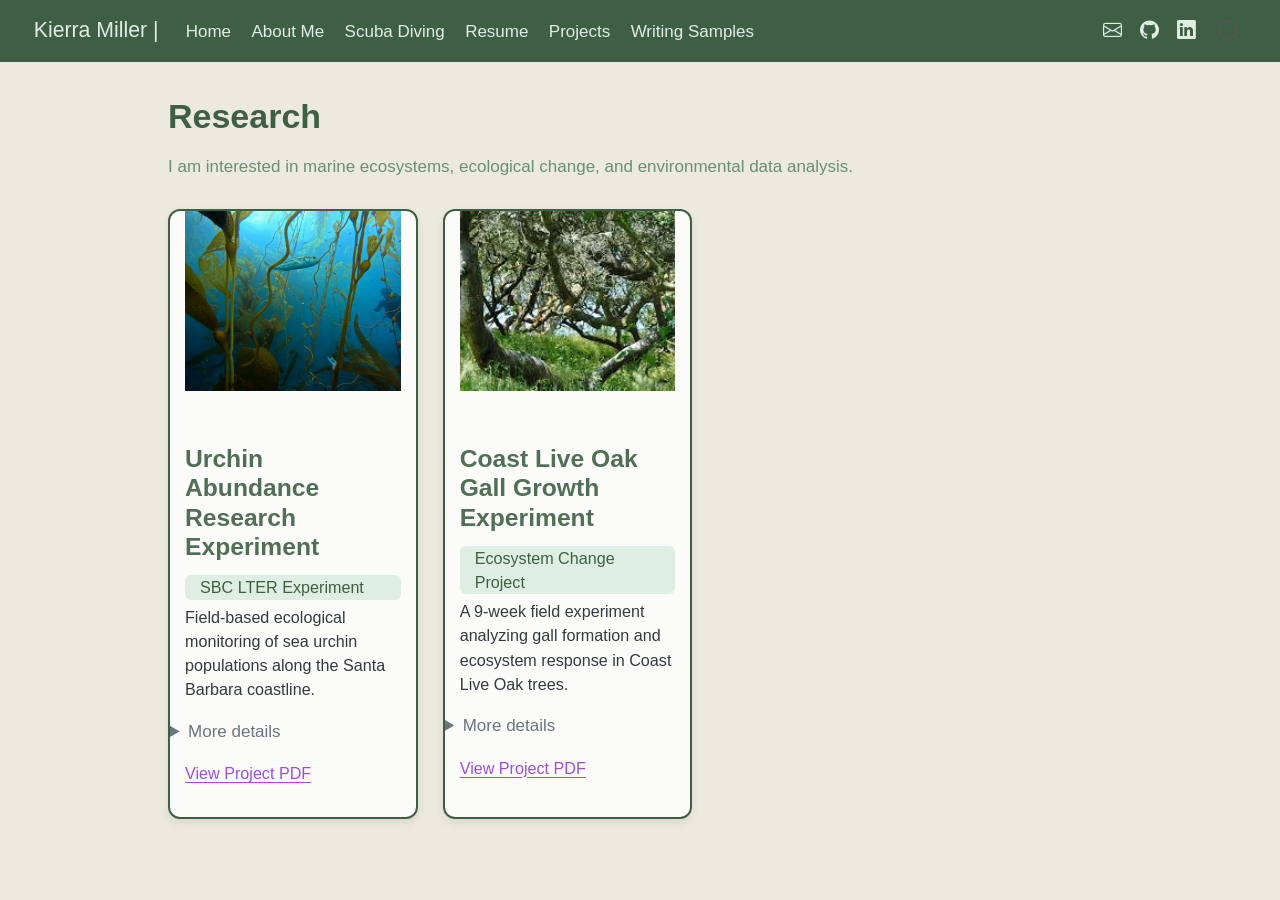
<file: docs/posts/research.html>
<!DOCTYPE html>
<html xmlns="http://www.w3.org/1999/xhtml" lang="en" xml:lang="en"><head>

<meta charset="utf-8">
<meta name="generator" content="quarto-1.8.25">

<meta name="viewport" content="width=device-width, initial-scale=1.0, user-scalable=yes">


<title>Research – Kierra Miller |</title>
<style>
code{white-space: pre-wrap;}
span.smallcaps{font-variant: small-caps;}
div.columns{display: flex; gap: min(4vw, 1.5em);}
div.column{flex: auto; overflow-x: auto;}
div.hanging-indent{margin-left: 1.5em; text-indent: -1.5em;}
ul.task-list{list-style: none;}
ul.task-list li input[type="checkbox"] {
  width: 0.8em;
  margin: 0 0.8em 0.2em -1em; /* quarto-specific, see https://github.com/quarto-dev/quarto-cli/issues/4556 */ 
  vertical-align: middle;
}
</style>


<script src="../site_libs/quarto-nav/quarto-nav.js"></script>
<script src="../site_libs/quarto-nav/headroom.min.js"></script>
<script src="../site_libs/clipboard/clipboard.min.js"></script>
<script src="../site_libs/quarto-search/autocomplete.umd.js"></script>
<script src="../site_libs/quarto-search/fuse.min.js"></script>
<script src="../site_libs/quarto-search/quarto-search.js"></script>
<meta name="quarto:offset" content="../">
<script src="../site_libs/quarto-html/quarto.js" type="module"></script>
<script src="../site_libs/quarto-html/tabsets/tabsets.js" type="module"></script>
<script src="../site_libs/quarto-html/axe/axe-check.js" type="module"></script>
<script src="../site_libs/quarto-html/popper.min.js"></script>
<script src="../site_libs/quarto-html/tippy.umd.min.js"></script>
<script src="../site_libs/quarto-html/anchor.min.js"></script>
<link href="../site_libs/quarto-html/tippy.css" rel="stylesheet">
<link href="../site_libs/quarto-html/quarto-syntax-highlighting-7b89279ff1a6dce999919e0e67d4d9ec.css" rel="stylesheet" id="quarto-text-highlighting-styles">
<script src="../site_libs/bootstrap/bootstrap.min.js"></script>
<link href="../site_libs/bootstrap/bootstrap-icons.css" rel="stylesheet">
<link href="../site_libs/bootstrap/bootstrap-e31584831b205ffbb2d98406f31c2a5b.min.css" rel="stylesheet" append-hash="true" id="quarto-bootstrap" data-mode="light">
<script id="quarto-search-options" type="application/json">{
  "location": "navbar",
  "copy-button": false,
  "collapse-after": 3,
  "panel-placement": "end",
  "type": "overlay",
  "limit": 50,
  "keyboard-shortcut": [
    "f",
    "/",
    "s"
  ],
  "show-item-context": false,
  "language": {
    "search-no-results-text": "No results",
    "search-matching-documents-text": "matching documents",
    "search-copy-link-title": "Copy link to search",
    "search-hide-matches-text": "Hide additional matches",
    "search-more-match-text": "more match in this document",
    "search-more-matches-text": "more matches in this document",
    "search-clear-button-title": "Clear",
    "search-text-placeholder": "",
    "search-detached-cancel-button-title": "Cancel",
    "search-submit-button-title": "Submit",
    "search-label": "Search"
  }
}</script>


<link rel="stylesheet" href="../styles.css">
</head>

<body class="nav-fixed quarto-light">

<div id="quarto-search-results"></div>
  <header id="quarto-header" class="headroom fixed-top">
    <nav class="navbar navbar-expand-lg " data-bs-theme="dark">
      <div class="navbar-container container-fluid">
      <div class="navbar-brand-container mx-auto">
    <a href="../index.html" class="navbar-brand navbar-brand-logo">
    </a>
    <a class="navbar-brand" href="../index.html">
    <span class="navbar-title">Kierra Miller |</span>
    </a>
  </div>
            <div id="quarto-search" class="" title="Search"></div>
          <button class="navbar-toggler" type="button" data-bs-toggle="collapse" data-bs-target="#navbarCollapse" aria-controls="navbarCollapse" role="menu" aria-expanded="false" aria-label="Toggle navigation" onclick="if (window.quartoToggleHeadroom) { window.quartoToggleHeadroom(); }">
  <span class="navbar-toggler-icon"></span>
</button>
          <div class="collapse navbar-collapse" id="navbarCollapse">
            <ul class="navbar-nav navbar-nav-scroll me-auto">
  <li class="nav-item">
    <a class="nav-link" href="../index.html"> 
<span class="menu-text">Home</span></a>
  </li>  
  <li class="nav-item">
    <a class="nav-link" href="../about.html"> 
<span class="menu-text">About Me</span></a>
  </li>  
  <li class="nav-item">
    <a class="nav-link" href="../diving.html"> 
<span class="menu-text">Scuba Diving</span></a>
  </li>  
  <li class="nav-item">
    <a class="nav-link" href="../resume.html"> 
<span class="menu-text">Resume</span></a>
  </li>  
  <li class="nav-item">
    <a class="nav-link" href="../projects.html"> 
<span class="menu-text">Projects</span></a>
  </li>  
  <li class="nav-item">
    <a class="nav-link" href="../writingsamples.html"> 
<span class="menu-text">Writing Samples</span></a>
  </li>  
</ul>
            <ul class="navbar-nav navbar-nav-scroll ms-auto">
  <li class="nav-item compact">
    <a class="nav-link" href="https://mail.google.com/mail/?view=cm&amp;fs=1&amp;to=kierramiller2005@gmail.com"> <i class="bi bi-envelope" role="img">
</i> 
<span class="menu-text"></span></a>
  </li>  
  <li class="nav-item compact">
    <a class="nav-link" href="https://github.com/kierramiller"> <i class="bi bi-github" role="img">
</i> 
<span class="menu-text"></span></a>
  </li>  
  <li class="nav-item compact">
    <a class="nav-link" href="https://www.linkedin.com/in/kierra-miller-817107336/"> <i class="bi bi-linkedin" role="img">
</i> 
<span class="menu-text"></span></a>
  </li>  
</ul>
          </div> <!-- /navcollapse -->
            <div class="quarto-navbar-tools">
</div>
      </div> <!-- /container-fluid -->
    </nav>
</header>
<!-- content -->
<div id="quarto-content" class="quarto-container page-columns page-rows-contents page-layout-article page-navbar">
<!-- sidebar -->
<!-- margin-sidebar -->
    <div id="quarto-margin-sidebar" class="sidebar margin-sidebar zindex-bottom">
        
    </div>
<!-- main -->
<main class="content" id="quarto-document-content">

<header id="title-block-header" class="quarto-title-block default">
<div class="quarto-title">
<h1 class="title">Research</h1>
</div>



<div class="quarto-title-meta">

    
  
    
  </div>
  


</header>


<p>I am interested in marine ecosystems, ecological change, and environmental data analysis.</p>
<div class="card-grid">
<!-- ===================== -->
<!-- PROJECT 1 -->
<!-- ===================== -->
<div class="card">
<p><img src="kelp.jpg" class="card-img"></p>
<h3 class="anchored">
Urchin Abundance Research Experiment
</h3>
<p class="tag">
SBC LTER Experiment
</p>
<p>
Field-based ecological monitoring of sea urchin populations along the Santa Barbara coastline.
</p>
<!-- DROPDOWN DETAILS -->
<details>
<summary>
More details
</summary>
<p>
This project is part of the Santa Barbara Coastal Long Term Ecological Research (SBC LTER) program. I work alongside team members to conduct biweekly experiments at multiple coastal sites. Data include larval settlement rates, dietary composition effects on growth and gonad development, fertilization success, and forage rate across long-term time series datasets.
</p>
</details>
<p><a href="urchin.pdf" target="_blank" class="button"> View Project PDF </a></p>
</div>
<!-- ===================== -->
<!-- PROJECT 2 -->
<!-- ===================== -->
<div class="card">
<p><img src="oak.jpg" class="card-img"></p>
<h3 class="anchored">
Coast Live Oak Gall Growth Experiment
</h3>
<p class="tag">
Ecosystem Change Project
</p>
<p>
A 9-week field experiment analyzing gall formation and ecosystem response in Coast Live Oak trees.
</p>
<!-- DROPDOWN DETAILS -->
<details>
<summary>
More details
</summary>
<p>
This class-based research project investigated how abiotic factors influence gall formation and grass growth. We tested environmental drivers of plant–insect interactions and quantified variation across sites in Isla Vista, CA using observational and experimental data collection.
</p>
</details>
<p><a href="ecp.pdf" target="_blank" class="button"> View Project PDF </a></p>
</div>
</div>



</main> <!-- /main -->
<script id="quarto-html-after-body" type="application/javascript">
  window.document.addEventListener("DOMContentLoaded", function (event) {
    const icon = "";
    const anchorJS = new window.AnchorJS();
    anchorJS.options = {
      placement: 'right',
      icon: icon
    };
    anchorJS.add('.anchored');
    const isCodeAnnotation = (el) => {
      for (const clz of el.classList) {
        if (clz.startsWith('code-annotation-')) {                     
          return true;
        }
      }
      return false;
    }
    const onCopySuccess = function(e) {
      // button target
      const button = e.trigger;
      // don't keep focus
      button.blur();
      // flash "checked"
      button.classList.add('code-copy-button-checked');
      var currentTitle = button.getAttribute("title");
      button.setAttribute("title", "Copied!");
      let tooltip;
      if (window.bootstrap) {
        button.setAttribute("data-bs-toggle", "tooltip");
        button.setAttribute("data-bs-placement", "left");
        button.setAttribute("data-bs-title", "Copied!");
        tooltip = new bootstrap.Tooltip(button, 
          { trigger: "manual", 
            customClass: "code-copy-button-tooltip",
            offset: [0, -8]});
        tooltip.show();    
      }
      setTimeout(function() {
        if (tooltip) {
          tooltip.hide();
          button.removeAttribute("data-bs-title");
          button.removeAttribute("data-bs-toggle");
          button.removeAttribute("data-bs-placement");
        }
        button.setAttribute("title", currentTitle);
        button.classList.remove('code-copy-button-checked');
      }, 1000);
      // clear code selection
      e.clearSelection();
    }
    const getTextToCopy = function(trigger) {
      const outerScaffold = trigger.parentElement.cloneNode(true);
      const codeEl = outerScaffold.querySelector('code');
      for (const childEl of codeEl.children) {
        if (isCodeAnnotation(childEl)) {
          childEl.remove();
        }
      }
      return codeEl.innerText;
    }
    const clipboard = new window.ClipboardJS('.code-copy-button:not([data-in-quarto-modal])', {
      text: getTextToCopy
    });
    clipboard.on('success', onCopySuccess);
    if (window.document.getElementById('quarto-embedded-source-code-modal')) {
      const clipboardModal = new window.ClipboardJS('.code-copy-button[data-in-quarto-modal]', {
        text: getTextToCopy,
        container: window.document.getElementById('quarto-embedded-source-code-modal')
      });
      clipboardModal.on('success', onCopySuccess);
    }
      var localhostRegex = new RegExp(/^(?:http|https):\/\/localhost\:?[0-9]*\//);
      var mailtoRegex = new RegExp(/^mailto:/);
        var filterRegex = new RegExp('/' + window.location.host + '/');
      var isInternal = (href) => {
          return filterRegex.test(href) || localhostRegex.test(href) || mailtoRegex.test(href);
      }
      // Inspect non-navigation links and adorn them if external
     var links = window.document.querySelectorAll('a[href]:not(.nav-link):not(.navbar-brand):not(.toc-action):not(.sidebar-link):not(.sidebar-item-toggle):not(.pagination-link):not(.no-external):not([aria-hidden]):not(.dropdown-item):not(.quarto-navigation-tool):not(.about-link)');
      for (var i=0; i<links.length; i++) {
        const link = links[i];
        if (!isInternal(link.href)) {
          // undo the damage that might have been done by quarto-nav.js in the case of
          // links that we want to consider external
          if (link.dataset.originalHref !== undefined) {
            link.href = link.dataset.originalHref;
          }
        }
      }
    function tippyHover(el, contentFn, onTriggerFn, onUntriggerFn) {
      const config = {
        allowHTML: true,
        maxWidth: 500,
        delay: 100,
        arrow: false,
        appendTo: function(el) {
            return el.parentElement;
        },
        interactive: true,
        interactiveBorder: 10,
        theme: 'quarto',
        placement: 'bottom-start',
      };
      if (contentFn) {
        config.content = contentFn;
      }
      if (onTriggerFn) {
        config.onTrigger = onTriggerFn;
      }
      if (onUntriggerFn) {
        config.onUntrigger = onUntriggerFn;
      }
      window.tippy(el, config); 
    }
    const noterefs = window.document.querySelectorAll('a[role="doc-noteref"]');
    for (var i=0; i<noterefs.length; i++) {
      const ref = noterefs[i];
      tippyHover(ref, function() {
        // use id or data attribute instead here
        let href = ref.getAttribute('data-footnote-href') || ref.getAttribute('href');
        try { href = new URL(href).hash; } catch {}
        const id = href.replace(/^#\/?/, "");
        const note = window.document.getElementById(id);
        if (note) {
          return note.innerHTML;
        } else {
          return "";
        }
      });
    }
    const xrefs = window.document.querySelectorAll('a.quarto-xref');
    const processXRef = (id, note) => {
      // Strip column container classes
      const stripColumnClz = (el) => {
        el.classList.remove("page-full", "page-columns");
        if (el.children) {
          for (const child of el.children) {
            stripColumnClz(child);
          }
        }
      }
      stripColumnClz(note)
      if (id === null || id.startsWith('sec-')) {
        // Special case sections, only their first couple elements
        const container = document.createElement("div");
        if (note.children && note.children.length > 2) {
          container.appendChild(note.children[0].cloneNode(true));
          for (let i = 1; i < note.children.length; i++) {
            const child = note.children[i];
            if (child.tagName === "P" && child.innerText === "") {
              continue;
            } else {
              container.appendChild(child.cloneNode(true));
              break;
            }
          }
          if (window.Quarto?.typesetMath) {
            window.Quarto.typesetMath(container);
          }
          return container.innerHTML
        } else {
          if (window.Quarto?.typesetMath) {
            window.Quarto.typesetMath(note);
          }
          return note.innerHTML;
        }
      } else {
        // Remove any anchor links if they are present
        const anchorLink = note.querySelector('a.anchorjs-link');
        if (anchorLink) {
          anchorLink.remove();
        }
        if (window.Quarto?.typesetMath) {
          window.Quarto.typesetMath(note);
        }
        if (note.classList.contains("callout")) {
          return note.outerHTML;
        } else {
          return note.innerHTML;
        }
      }
    }
    for (var i=0; i<xrefs.length; i++) {
      const xref = xrefs[i];
      tippyHover(xref, undefined, function(instance) {
        instance.disable();
        let url = xref.getAttribute('href');
        let hash = undefined; 
        if (url.startsWith('#')) {
          hash = url;
        } else {
          try { hash = new URL(url).hash; } catch {}
        }
        if (hash) {
          const id = hash.replace(/^#\/?/, "");
          const note = window.document.getElementById(id);
          if (note !== null) {
            try {
              const html = processXRef(id, note.cloneNode(true));
              instance.setContent(html);
            } finally {
              instance.enable();
              instance.show();
            }
          } else {
            // See if we can fetch this
            fetch(url.split('#')[0])
            .then(res => res.text())
            .then(html => {
              const parser = new DOMParser();
              const htmlDoc = parser.parseFromString(html, "text/html");
              const note = htmlDoc.getElementById(id);
              if (note !== null) {
                const html = processXRef(id, note);
                instance.setContent(html);
              } 
            }).finally(() => {
              instance.enable();
              instance.show();
            });
          }
        } else {
          // See if we can fetch a full url (with no hash to target)
          // This is a special case and we should probably do some content thinning / targeting
          fetch(url)
          .then(res => res.text())
          .then(html => {
            const parser = new DOMParser();
            const htmlDoc = parser.parseFromString(html, "text/html");
            const note = htmlDoc.querySelector('main.content');
            if (note !== null) {
              // This should only happen for chapter cross references
              // (since there is no id in the URL)
              // remove the first header
              if (note.children.length > 0 && note.children[0].tagName === "HEADER") {
                note.children[0].remove();
              }
              const html = processXRef(null, note);
              instance.setContent(html);
            } 
          }).finally(() => {
            instance.enable();
            instance.show();
          });
        }
      }, function(instance) {
      });
    }
        let selectedAnnoteEl;
        const selectorForAnnotation = ( cell, annotation) => {
          let cellAttr = 'data-code-cell="' + cell + '"';
          let lineAttr = 'data-code-annotation="' +  annotation + '"';
          const selector = 'span[' + cellAttr + '][' + lineAttr + ']';
          return selector;
        }
        const selectCodeLines = (annoteEl) => {
          const doc = window.document;
          const targetCell = annoteEl.getAttribute("data-target-cell");
          const targetAnnotation = annoteEl.getAttribute("data-target-annotation");
          const annoteSpan = window.document.querySelector(selectorForAnnotation(targetCell, targetAnnotation));
          const lines = annoteSpan.getAttribute("data-code-lines").split(",");
          const lineIds = lines.map((line) => {
            return targetCell + "-" + line;
          })
          let top = null;
          let height = null;
          let parent = null;
          if (lineIds.length > 0) {
              //compute the position of the single el (top and bottom and make a div)
              const el = window.document.getElementById(lineIds[0]);
              top = el.offsetTop;
              height = el.offsetHeight;
              parent = el.parentElement.parentElement;
            if (lineIds.length > 1) {
              const lastEl = window.document.getElementById(lineIds[lineIds.length - 1]);
              const bottom = lastEl.offsetTop + lastEl.offsetHeight;
              height = bottom - top;
            }
            if (top !== null && height !== null && parent !== null) {
              // cook up a div (if necessary) and position it 
              let div = window.document.getElementById("code-annotation-line-highlight");
              if (div === null) {
                div = window.document.createElement("div");
                div.setAttribute("id", "code-annotation-line-highlight");
                div.style.position = 'absolute';
                parent.appendChild(div);
              }
              div.style.top = top - 2 + "px";
              div.style.height = height + 4 + "px";
              div.style.left = 0;
              let gutterDiv = window.document.getElementById("code-annotation-line-highlight-gutter");
              if (gutterDiv === null) {
                gutterDiv = window.document.createElement("div");
                gutterDiv.setAttribute("id", "code-annotation-line-highlight-gutter");
                gutterDiv.style.position = 'absolute';
                const codeCell = window.document.getElementById(targetCell);
                const gutter = codeCell.querySelector('.code-annotation-gutter');
                gutter.appendChild(gutterDiv);
              }
              gutterDiv.style.top = top - 2 + "px";
              gutterDiv.style.height = height + 4 + "px";
            }
            selectedAnnoteEl = annoteEl;
          }
        };
        const unselectCodeLines = () => {
          const elementsIds = ["code-annotation-line-highlight", "code-annotation-line-highlight-gutter"];
          elementsIds.forEach((elId) => {
            const div = window.document.getElementById(elId);
            if (div) {
              div.remove();
            }
          });
          selectedAnnoteEl = undefined;
        };
          // Handle positioning of the toggle
      window.addEventListener(
        "resize",
        throttle(() => {
          elRect = undefined;
          if (selectedAnnoteEl) {
            selectCodeLines(selectedAnnoteEl);
          }
        }, 10)
      );
      function throttle(fn, ms) {
      let throttle = false;
      let timer;
        return (...args) => {
          if(!throttle) { // first call gets through
              fn.apply(this, args);
              throttle = true;
          } else { // all the others get throttled
              if(timer) clearTimeout(timer); // cancel #2
              timer = setTimeout(() => {
                fn.apply(this, args);
                timer = throttle = false;
              }, ms);
          }
        };
      }
        // Attach click handler to the DT
        const annoteDls = window.document.querySelectorAll('dt[data-target-cell]');
        for (const annoteDlNode of annoteDls) {
          annoteDlNode.addEventListener('click', (event) => {
            const clickedEl = event.target;
            if (clickedEl !== selectedAnnoteEl) {
              unselectCodeLines();
              const activeEl = window.document.querySelector('dt[data-target-cell].code-annotation-active');
              if (activeEl) {
                activeEl.classList.remove('code-annotation-active');
              }
              selectCodeLines(clickedEl);
              clickedEl.classList.add('code-annotation-active');
            } else {
              // Unselect the line
              unselectCodeLines();
              clickedEl.classList.remove('code-annotation-active');
            }
          });
        }
    const findCites = (el) => {
      const parentEl = el.parentElement;
      if (parentEl) {
        const cites = parentEl.dataset.cites;
        if (cites) {
          return {
            el,
            cites: cites.split(' ')
          };
        } else {
          return findCites(el.parentElement)
        }
      } else {
        return undefined;
      }
    };
    var bibliorefs = window.document.querySelectorAll('a[role="doc-biblioref"]');
    for (var i=0; i<bibliorefs.length; i++) {
      const ref = bibliorefs[i];
      const citeInfo = findCites(ref);
      if (citeInfo) {
        tippyHover(citeInfo.el, function() {
          var popup = window.document.createElement('div');
          citeInfo.cites.forEach(function(cite) {
            var citeDiv = window.document.createElement('div');
            citeDiv.classList.add('hanging-indent');
            citeDiv.classList.add('csl-entry');
            var biblioDiv = window.document.getElementById('ref-' + cite);
            if (biblioDiv) {
              citeDiv.innerHTML = biblioDiv.innerHTML;
            }
            popup.appendChild(citeDiv);
          });
          return popup.innerHTML;
        });
      }
    }
  });
  </script>
</div> <!-- /content -->




</body></html>
</file>
<file: docs/site_libs/quarto-html/tippy.css>
.tippy-box[data-animation=fade][data-state=hidden]{opacity:0}[data-tippy-root]{max-width:calc(100vw - 10px)}.tippy-box{position:relative;background-color:#333;color:#fff;border-radius:4px;font-size:14px;line-height:1.4;white-space:normal;outline:0;transition-property:transform,visibility,opacity}.tippy-box[data-placement^=top]>.tippy-arrow{bottom:0}.tippy-box[data-placement^=top]>.tippy-arrow:before{bottom:-7px;left:0;border-width:8px 8px 0;border-top-color:initial;transform-origin:center top}.tippy-box[data-placement^=bottom]>.tippy-arrow{top:0}.tippy-box[data-placement^=bottom]>.tippy-arrow:before{top:-7px;left:0;border-width:0 8px 8px;border-bottom-color:initial;transform-origin:center bottom}.tippy-box[data-placement^=left]>.tippy-arrow{right:0}.tippy-box[data-placement^=left]>.tippy-arrow:before{border-width:8px 0 8px 8px;border-left-color:initial;right:-7px;transform-origin:center left}.tippy-box[data-placement^=right]>.tippy-arrow{left:0}.tippy-box[data-placement^=right]>.tippy-arrow:before{left:-7px;border-width:8px 8px 8px 0;border-right-color:initial;transform-origin:center right}.tippy-box[data-inertia][data-state=visible]{transition-timing-function:cubic-bezier(.54,1.5,.38,1.11)}.tippy-arrow{width:16px;height:16px;color:#333}.tippy-arrow:before{content:"";position:absolute;border-color:transparent;border-style:solid}.tippy-content{position:relative;padding:5px 9px;z-index:1}
</file>
<file: docs/site_libs/quarto-html/quarto-syntax-highlighting-7b89279ff1a6dce999919e0e67d4d9ec.css>
/* quarto syntax highlight colors */
:root {
  --quarto-hl-ot-color: #003B4F;
  --quarto-hl-at-color: #657422;
  --quarto-hl-ss-color: #20794D;
  --quarto-hl-an-color: #5E5E5E;
  --quarto-hl-fu-color: #4758AB;
  --quarto-hl-st-color: #20794D;
  --quarto-hl-cf-color: #003B4F;
  --quarto-hl-op-color: #5E5E5E;
  --quarto-hl-er-color: #AD0000;
  --quarto-hl-bn-color: #AD0000;
  --quarto-hl-al-color: #AD0000;
  --quarto-hl-va-color: #111111;
  --quarto-hl-bu-color: inherit;
  --quarto-hl-ex-color: inherit;
  --quarto-hl-pp-color: #AD0000;
  --quarto-hl-in-color: #5E5E5E;
  --quarto-hl-vs-color: #20794D;
  --quarto-hl-wa-color: #5E5E5E;
  --quarto-hl-do-color: #5E5E5E;
  --quarto-hl-im-color: #00769E;
  --quarto-hl-ch-color: #20794D;
  --quarto-hl-dt-color: #AD0000;
  --quarto-hl-fl-color: #AD0000;
  --quarto-hl-co-color: #5E5E5E;
  --quarto-hl-cv-color: #5E5E5E;
  --quarto-hl-cn-color: #8f5902;
  --quarto-hl-sc-color: #5E5E5E;
  --quarto-hl-dv-color: #AD0000;
  --quarto-hl-kw-color: #003B4F;
}

/* other quarto variables */
:root {
  --quarto-font-monospace: SFMono-Regular, Menlo, Monaco, Consolas, "Liberation Mono", "Courier New", monospace;
}

/* syntax highlight based on Pandoc's rules */
pre > code.sourceCode > span {
  color: #003B4F;
}

code.sourceCode > span {
  color: #003B4F;
}

div.sourceCode,
div.sourceCode pre.sourceCode {
  color: #003B4F;
}

/* Normal */
code span {
  color: #003B4F;
}

/* Alert */
code span.al {
  color: #AD0000;
  font-style: inherit;
}

/* Annotation */
code span.an {
  color: #5E5E5E;
  font-style: inherit;
}

/* Attribute */
code span.at {
  color: #657422;
  font-style: inherit;
}

/* BaseN */
code span.bn {
  color: #AD0000;
  font-style: inherit;
}

/* BuiltIn */
code span.bu {
  font-style: inherit;
}

/* ControlFlow */
code span.cf {
  color: #003B4F;
  font-weight: bold;
  font-style: inherit;
}

/* Char */
code span.ch {
  color: #20794D;
  font-style: inherit;
}

/* Constant */
code span.cn {
  color: #8f5902;
  font-style: inherit;
}

/* Comment */
code span.co {
  color: #5E5E5E;
  font-style: inherit;
}

/* CommentVar */
code span.cv {
  color: #5E5E5E;
  font-style: italic;
}

/* Documentation */
code span.do {
  color: #5E5E5E;
  font-style: italic;
}

/* DataType */
code span.dt {
  color: #AD0000;
  font-style: inherit;
}

/* DecVal */
code span.dv {
  color: #AD0000;
  font-style: inherit;
}

/* Error */
code span.er {
  color: #AD0000;
  font-style: inherit;
}

/* Extension */
code span.ex {
  font-style: inherit;
}

/* Float */
code span.fl {
  color: #AD0000;
  font-style: inherit;
}

/* Function */
code span.fu {
  color: #4758AB;
  font-style: inherit;
}

/* Import */
code span.im {
  color: #00769E;
  font-style: inherit;
}

/* Information */
code span.in {
  color: #5E5E5E;
  font-style: inherit;
}

/* Keyword */
code span.kw {
  color: #003B4F;
  font-weight: bold;
  font-style: inherit;
}

/* Operator */
code span.op {
  color: #5E5E5E;
  font-style: inherit;
}

/* Other */
code span.ot {
  color: #003B4F;
  font-style: inherit;
}

/* Preprocessor */
code span.pp {
  color: #AD0000;
  font-style: inherit;
}

/* SpecialChar */
code span.sc {
  color: #5E5E5E;
  font-style: inherit;
}

/* SpecialString */
code span.ss {
  color: #20794D;
  font-style: inherit;
}

/* String */
code span.st {
  color: #20794D;
  font-style: inherit;
}

/* Variable */
code span.va {
  color: #111111;
  font-style: inherit;
}

/* VerbatimString */
code span.vs {
  color: #20794D;
  font-style: inherit;
}

/* Warning */
code span.wa {
  color: #5E5E5E;
  font-style: italic;
}

.prevent-inlining {
  content: "</";
}

/*# sourceMappingURL=3944bc705cfaf4c80e56f77c5205168a.css.map */
</file>
<file: docs/styles.css>
/* ============================= */
/* 🧱 GRID LAYOUT */
/* ============================= */

.card-grid {
  display: grid;
  grid-template-columns: repeat(3, 1fr);
  gap: 25px;
  margin-top: 30px;
}
.card-link {
  text-decoration: none;
  color: inherit;
}
/* ============================= */
/* 📦 CARD STYLE */
/* ============================= */

.card {
  background: rgba(255,255,255,0.8);
  border-radius: 12px;
  overflow: hidden;
  border: 2px solid #3f5f45;
  box-shadow: 0 4px 10px rgba(0,0,0,0.08);
  padding-bottom: 15px;
}

/* ============================= */
/* 🖼️ CARD IMAGE */
/* ============================= */

.card img {
  width: 100%;
  height: 180px;
  object-fit: cover;
}

/* ============================= */
/* 📝 TEXT INSIDE CARD */
/* ============================= */

.card h3 {
  padding: 10px 15px 0;
  color: #3f5f45;
}

.card p {
  padding: 0 15px;
  font-size: 0.95em;
}

/* ============================= */
/* 🏷️ TAG STYLE */
/* ============================= */

.tag {
  font-size: 0.75em;
  background-color: #dfeee2;
  color: #3f5f45;
  display: inline-block;
  padding: 3px 8px;
  border-radius: 6px;
  margin: 5px 15px;
}
/* ============================= */
/* 🤍 BACKGROUND + BODY TEXT */
/* ============================= */

body {
  background-color: #ece9df;   /* slightly darker white */
  color: #6b8f71;              /* sage green text */
  font-family: "Helvetica", sans-serif;
}

/* ============================= */
/* 🌲 NAVBAR (DARK GREEN) */
/* ============================= */

.navbar {
  background-color: #3f5f45 !important;  /* darker green */
  border-bottom: none;
}

.navbar a {
  color: #dfeee2 !important;   /* light sage/green-white */
  font-weight: 500;
}

.navbar a:hover {
  color: #ffffff !important;   /* bright white on hover */
}

/* ============================= */
/* 💜 HEADINGS (LAVENDER PURPLE) */
/* ============================= */

h1, h2, h3, h4 {
  color: #3f5f45;  /* same as navbar green */
  font-weight: 600;
}
/* ============================= */
/* 🔗 LINKS */
/* ============================= */

a {
  color: #9d4edd;  /* deeper purple for links */
}

a:hover {
  color: #cdb4db;
}

/* ============================= */
/* 📦 TEXT BOX (OPTIONAL) */
/* ============================= */

.text-box {
  background-color: rgba(255, 255, 255, 0.75);
  border-radius: 12px;
  padding: 20px;
  margin: 20px 0;
  box-shadow: 0 2px 10px rgba(0,0,0,0.08);
}
.circle-img {
  border-radius: 50%;        /* makes it a circle */
  object-fit: cover;         /* prevents stretching */
  width: 200px;
  height: 200px;
  border: 4px solid #6b8f71; /* sage green border */
}


/* ============================= */
/* 🧭 PAGE WIDTH */
/* ============================= */

main {
  max-width: 1200px;
  margin: auto;
}

/* ============================= */
/* 🔵 CIRCLE IMAGE */
/* ============================= */

.circle-img {
  width: 290px;           /* bigger size */
  height: 290px;          /* MUST match width */
  border-radius: 50%;     /* makes it a circle */
  object-fit: cover;      /* crops image correctly */
  
  border: 5px solid #3f5f45; /* dark green border */
  box-shadow: 0 4px 12px rgba(0,0,0,0.15);

  display: block;
  margin-left: auto;      /* keeps it on right */
}

/* ============================= */
/* 🟩 SQUARE IMAGE */
/* ============================= */

.square-img {
  width: 90%;
  border-radius: 10px;
  border: 4px solid #3f5f45;
  box-shadow: 0 4px 10px rgba(0,0,0,0.1);
}

/* ============================= */
/* 📦 TEXT BOX */
/* ============================= */

.text-box {
  background-color: rgba(255,255,255,0.75);
  padding: 20px;
  border-radius: 10px;
  border: 2px solid #3f5f45;
}

/* ============================= */
/* 📐 ALIGNMENT FIXES */
/* ============================= */

.columns {
  align-items: center;
  margin-bottom: 30px;
  .columns {
  gap: 80px;   
  /* controls space between image and text */
  .circle-profile {
  width: 200px;          /* controls size */
  height: 200px;         /* should match width */
  border-radius: 50%;    /* makes it circular */
  object-fit: cover;     /* prevents stretching */
  border: 5px solid #3f5f45;  /* dark green border */
  box-shadow: 0 4px 10px rgba(0,0,0,0.15);
  .resume-page main {
  max-width: 1400px;
}
}
</file>
